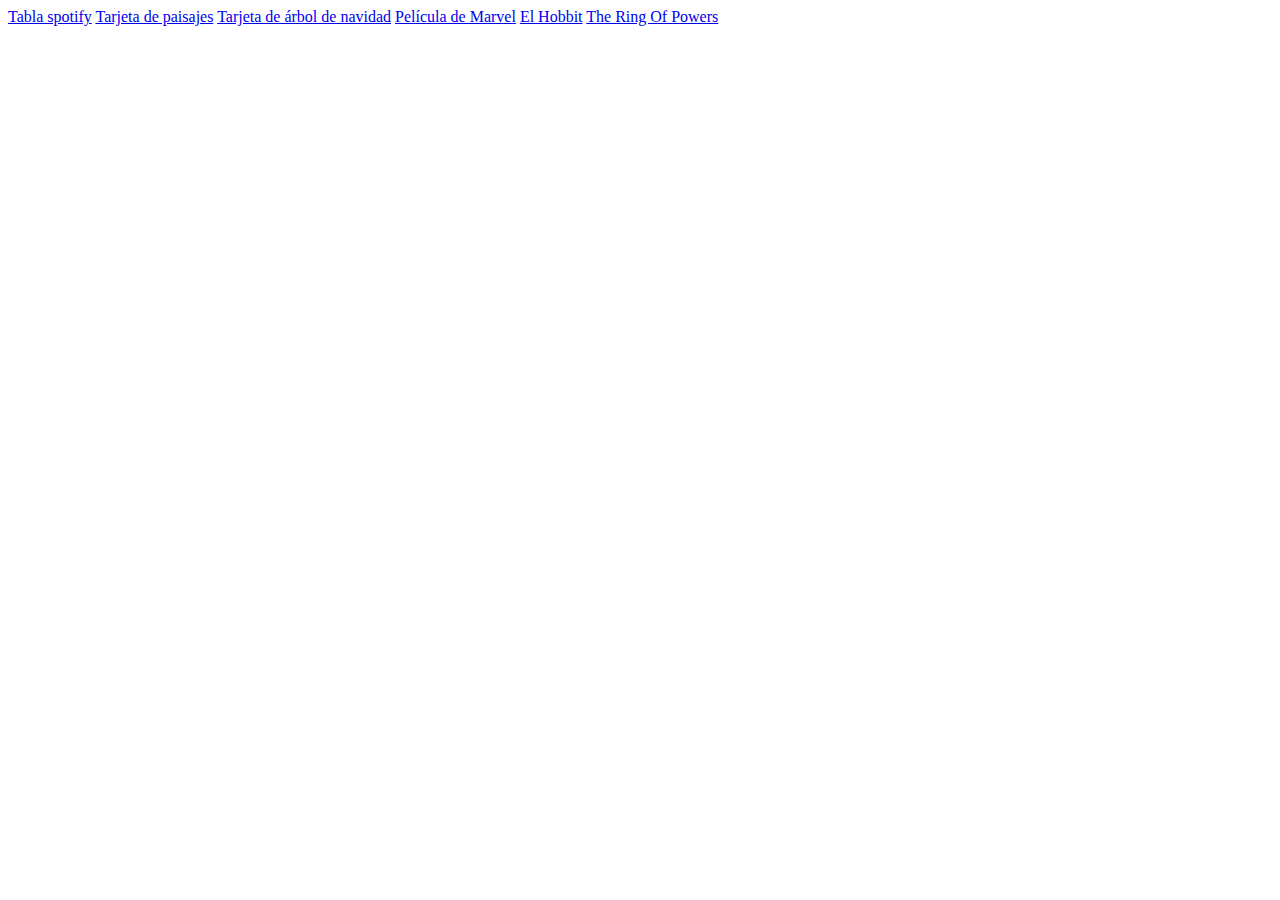
<file: index.html>
<!DOCTYPE html>
<html lang="en">
<head>
    <meta charset="UTF-8">
    <meta name="viewport" content="width=device-width, initial-scale=1.0">
    <title>Practicas de página web</title>
</head>
<body>
    <a href="1-TablaSpotify.html">Tabla spotify</a>
    <a href="2-CardPaisajes.html">Tarjeta de paisajes</a>
    <a href="3-Card_Christmas_Tree.html">Tarjeta de árbol de navidad</a>
    <a href="4-Marvel_promo_film.html">Película de Marvel</a>
    <a href="5-El_Hobbit.html">El Hobbit</a>
    <a href="6-The_Ring_Of_Powers.html">The Ring Of Powers</a>
    
</body>
</html>
</file>
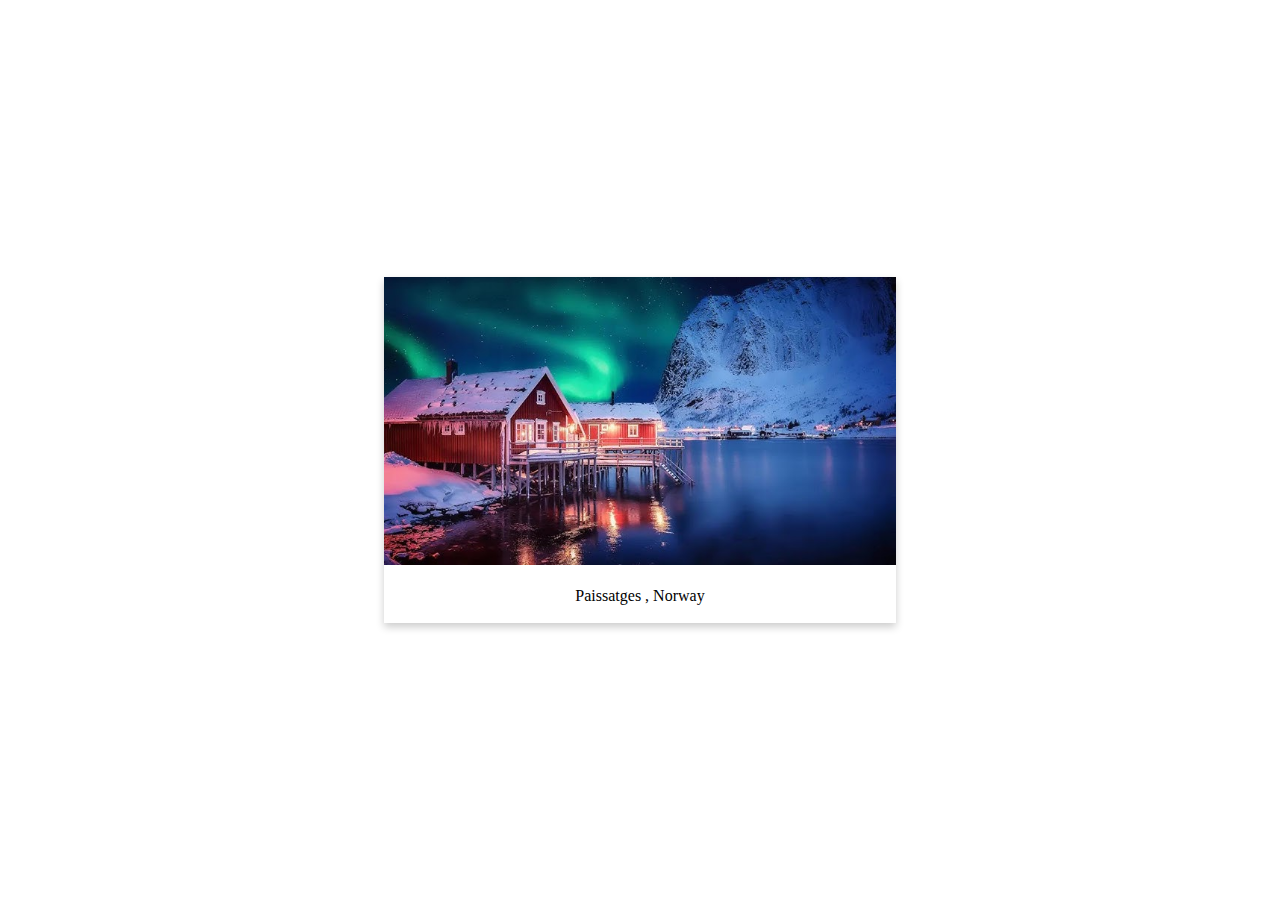
<file: 2-CardPaisajes.html>
<!DOCTYPE html>
<html lang="en">
  <head>
    <meta charset="UTF-8" />
    <meta name="viewport" content="width=device-width, initial-scale=1.0" />
    <title>Card Paisajes</title>
    <link rel="stylesheet" href="css/2-Card_Paisajes.css">
  </head>
  <body>
    <div class="card">
      <img src="paisaje-img/paisaje.jpg" alt="paisaje" style="width: 100%" />
      <div class="container">
        <p>Paissatges , Norway</p>
      </div>
    </div>
  </body>
</html>
</file>
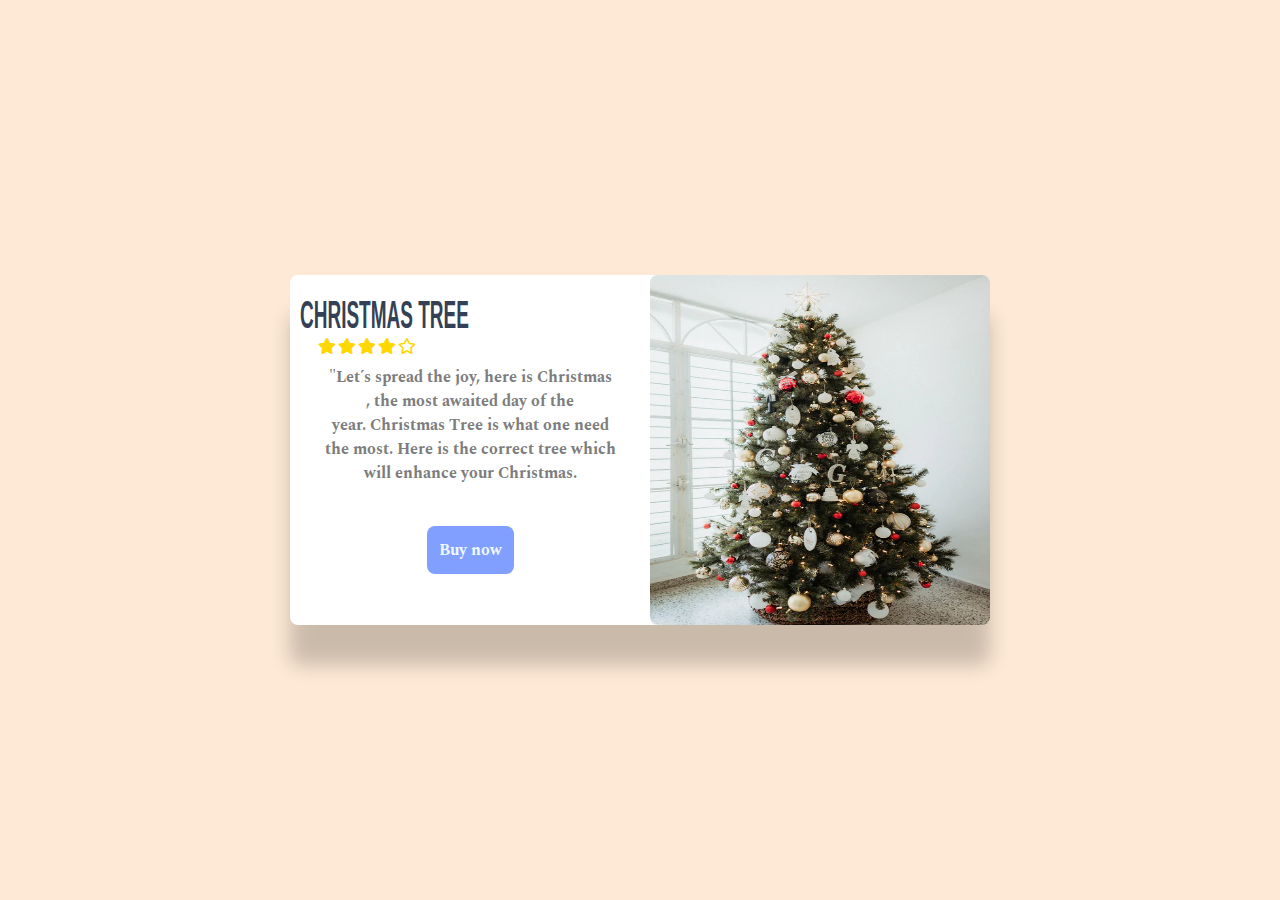
<file: 3-Card_Christmas_Tree.html>
<!DOCTYPE html>
<html lang="en">
  <head>
    <meta charset="UTF-8" />
    <meta name="viewport" content="width=device-width, initial-scale=1.0" />
    <title>Card Paisajes</title>
    <link href="https://cdnjs.cloudflare.com/ajax/libs/font-awesome/5.15.4/css/all.min.css" rel="stylesheet" />
    <link rel="stylesheet" href="css/3-Card_Christmas_Tree.css">
  </head>
  <body>
    <div class="card">
      <div class="container">
        <h1>CHRISTMAS TREE</h1>
        <div class="contedor-estrellas">
          <i class="fas fa-star"></i>
          <i class="fas fa-star"></i>
          <i class="fas fa-star"></i>
          <i class="fas fa-star"></i>
          <i class="far fa-star"></i>

        </div>
        <p>"Let´s spread the joy, here is Christmas</p>
        <p>, the most awaited day of the</p>
        <p>year. Christmas Tree is what one need</p>
        <p> the most. Here is the correct tree which </p>
        <p>will enhance your Christmas.</p>
        <div class="botton">
          <a href="">Buy now</a>
        </div>
      </div>
      <img src="ChristmasTree_img/Christmas_tree.png" alt="" />
    </div>
  </body>
</html>
</file>
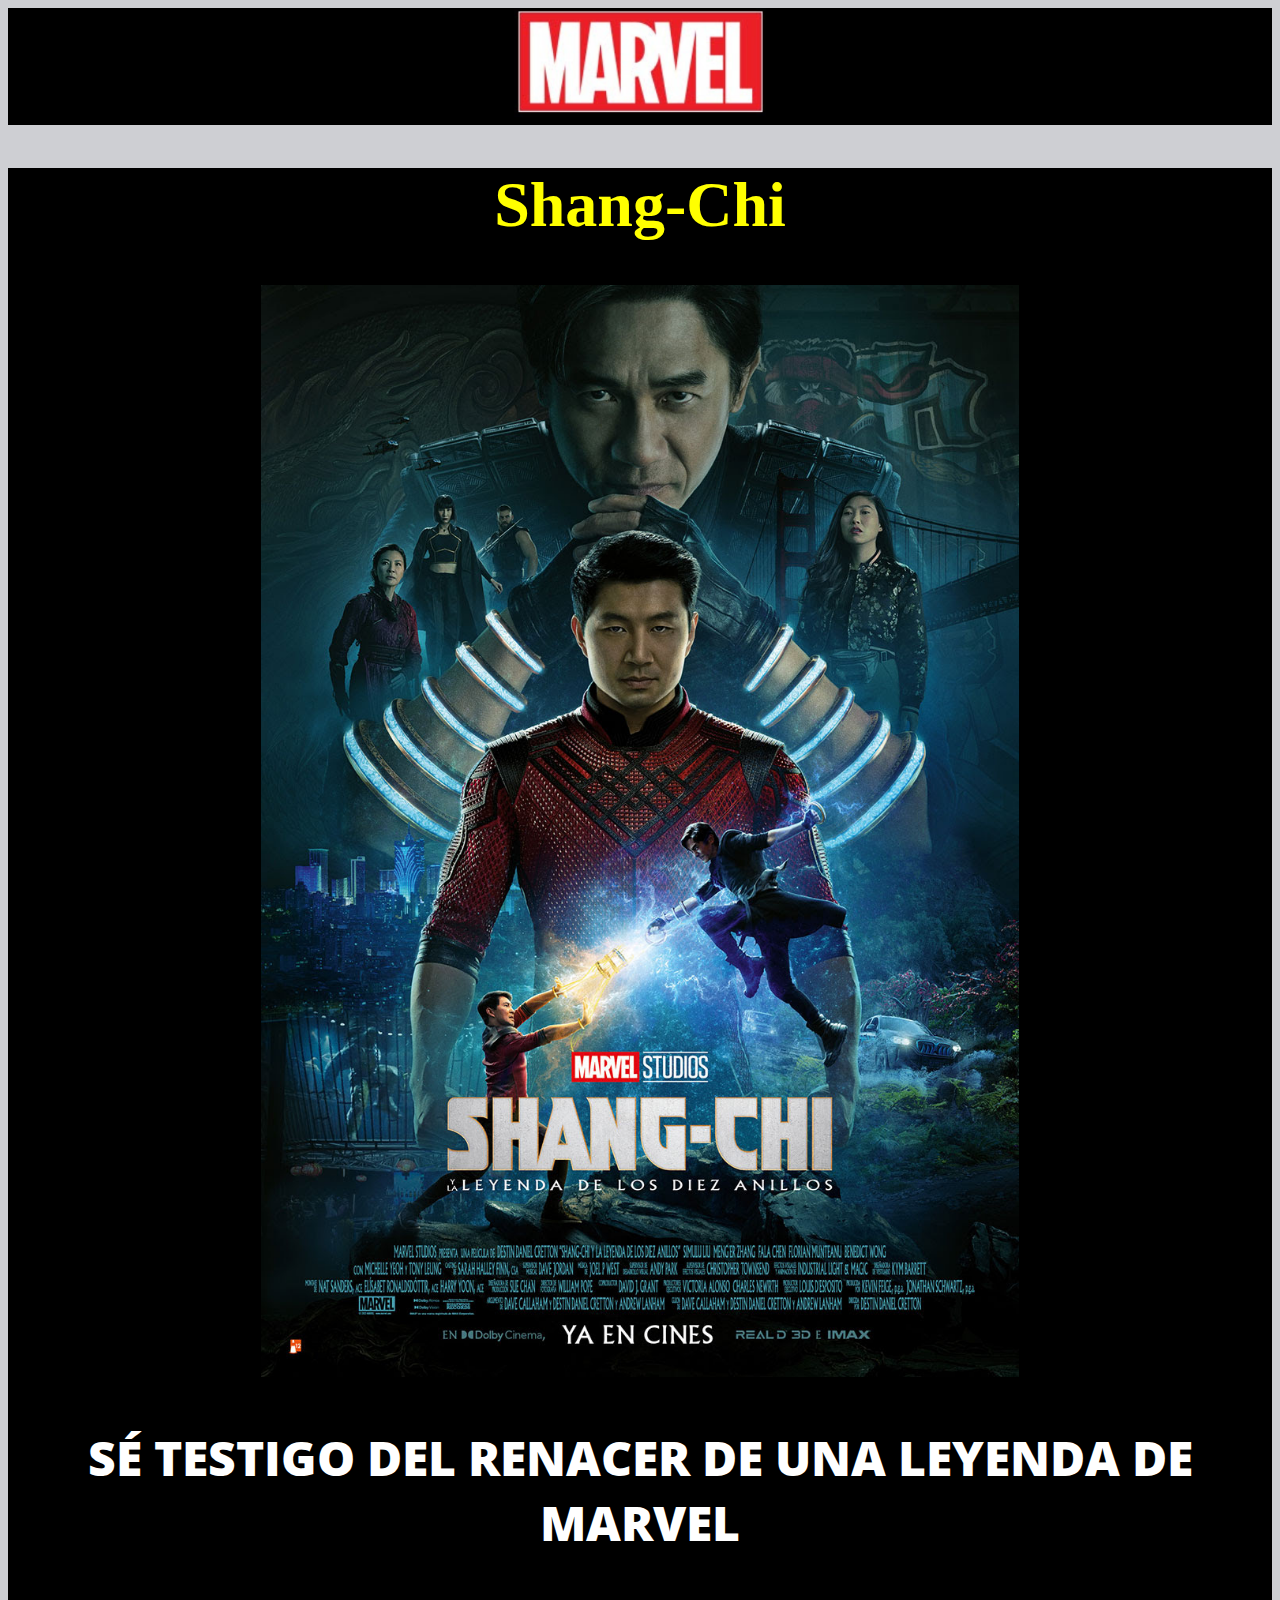
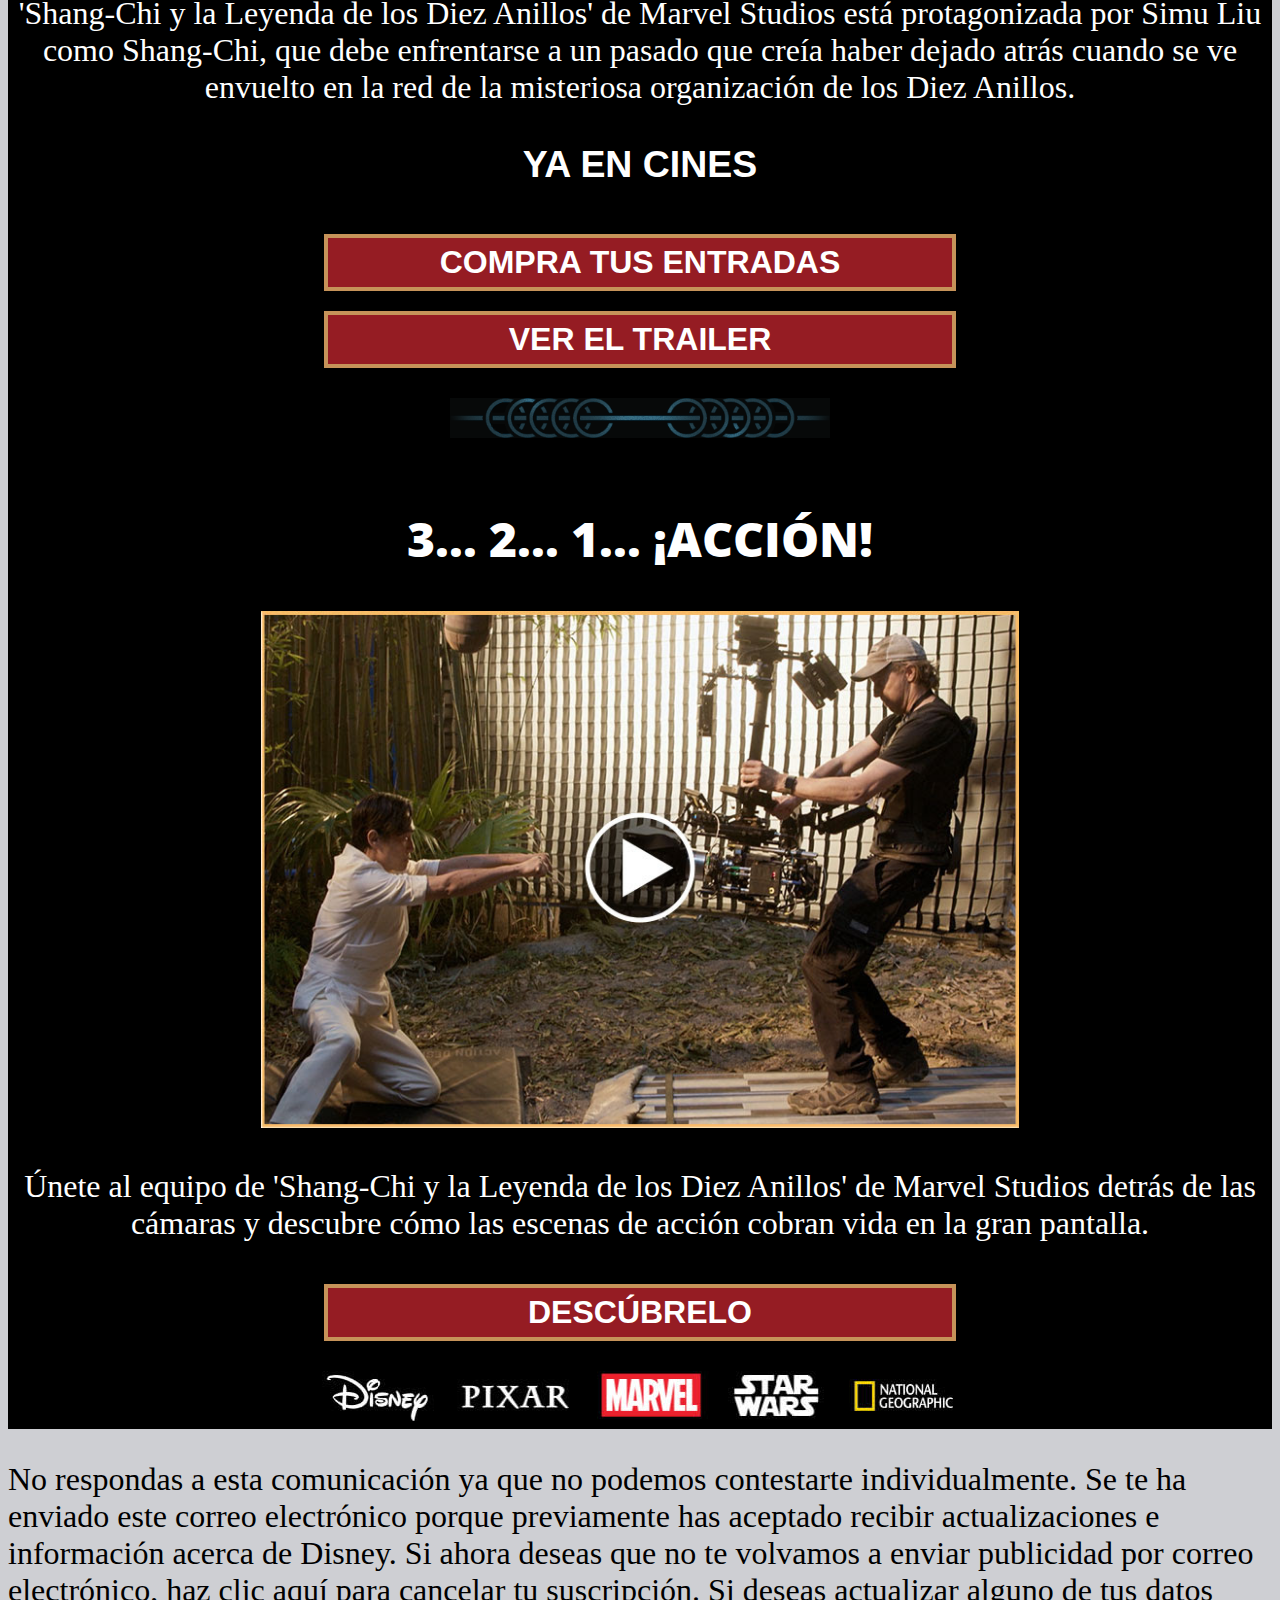
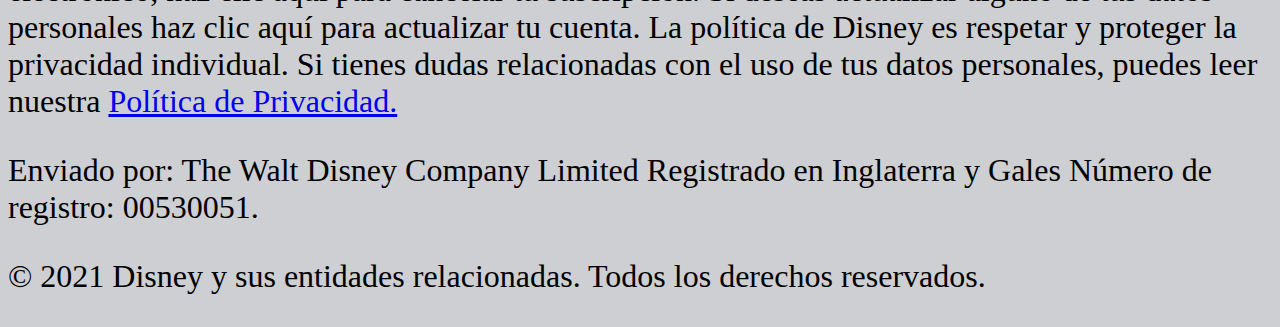
<file: 4-Marvel_promo_film.html>
<!DOCTYPE html>
<html lang="en">

<head>
    <meta charset="UTF-8">
    <meta http-equiv="X-UA-Compatible" content="IE=edge">
    <meta name="viewport" content="width=device-width, initial-scale=1.0">
    <title>Shang‑Chi Marvel</title>
    <link rel="stylesheet" href="css/4-Marvel_promo_film.css">
</head>

<body>

    <div id="page">
        <header>
            <img src="img/logo-marvel.png" width="20%" alt="logo de marvel">
        </header>

        <main>
            <h1>Shang‑Chi</h1>
            <img src="img/portada.jpg" width="60%" alt="">

            <h2>SÉ TESTIGO DEL RENACER DE UNA LEYENDA DE MARVEL</h2>

            <p class="info">
                'Shang‑Chi y la Leyenda de los Diez Anillos' de Marvel Studios está protagonizada por Simu Liu como
                Shang‑Chi, que debe enfrentarse a un pasado que creía haber dejado atrás cuando se ve envuelto en la red
                de
                la misteriosa organización de los Diez Anillos.
            </p>

            <h3>YA EN CINES</h3>

            <button>Compra tus entradas</button>
            <br />
            <button>Ver el trailer</button>
            <br />
            <img src="img/separation.png" width="30%" class="separation" alt="">

            <h2>3... 2... 1... ¡acción!</h2>
            <a href="https://www.youtube.com/watch?v=UFN0eEFzsFY" target="_blank">
                <img src="img/film.jpg" width="60%" alt="">
            </a>

            <p class="info">
                Únete al equipo de 'Shang‑Chi y la Leyenda de los Diez Anillos' de Marvel Studios detrás de las cámaras
                y descubre cómo las escenas de acción cobran vida en la gran pantalla.
            </p>

            <button>Descúbrelo</button>

        </main>

        <section id="logos">
            <img src="img/disney-logo.jpg" alt="" />
            <img src="img/pixar-logo.jpg" alt="" />
            <img src="img/marvel-footer-logo.jpg" alt="" />
            <img src="img/starwars-logo.jpg" alt="" />
            <img src="img/nacional-geographic-logo.jpg" alt="" />
        </section>

        <footer>
            <p> No respondas a esta comunicación ya que no podemos contestarte individualmente. Se te ha enviado este
                correo
                electrónico porque previamente has aceptado recibir actualizaciones e información acerca de Disney. Si
                ahora
                deseas que no te volvamos a enviar publicidad por correo electrónico, haz clic aquí para cancelar tu
                suscripción. Si deseas actualizar alguno de tus datos personales haz clic aquí para actualizar tu
                cuenta. La
                política de Disney es respetar y proteger la privacidad individual. Si tienes dudas relacionadas con el
                uso
                de tus datos personales, puedes leer nuestra <a
                    href="https://privacy.thewaltdisneycompany.com/es-es/politica-de-privacidad/">Política de
                    Privacidad.</a></p>

            <p> Enviado por: The Walt Disney Company Limited Registrado en Inglaterra y Gales Número de registro:
                00530051.</p>

            <p> © 2021 Disney y sus entidades relacionadas. Todos los derechos reservados. </p>
        </footer>

    </div>




</body>

</html>
</file>
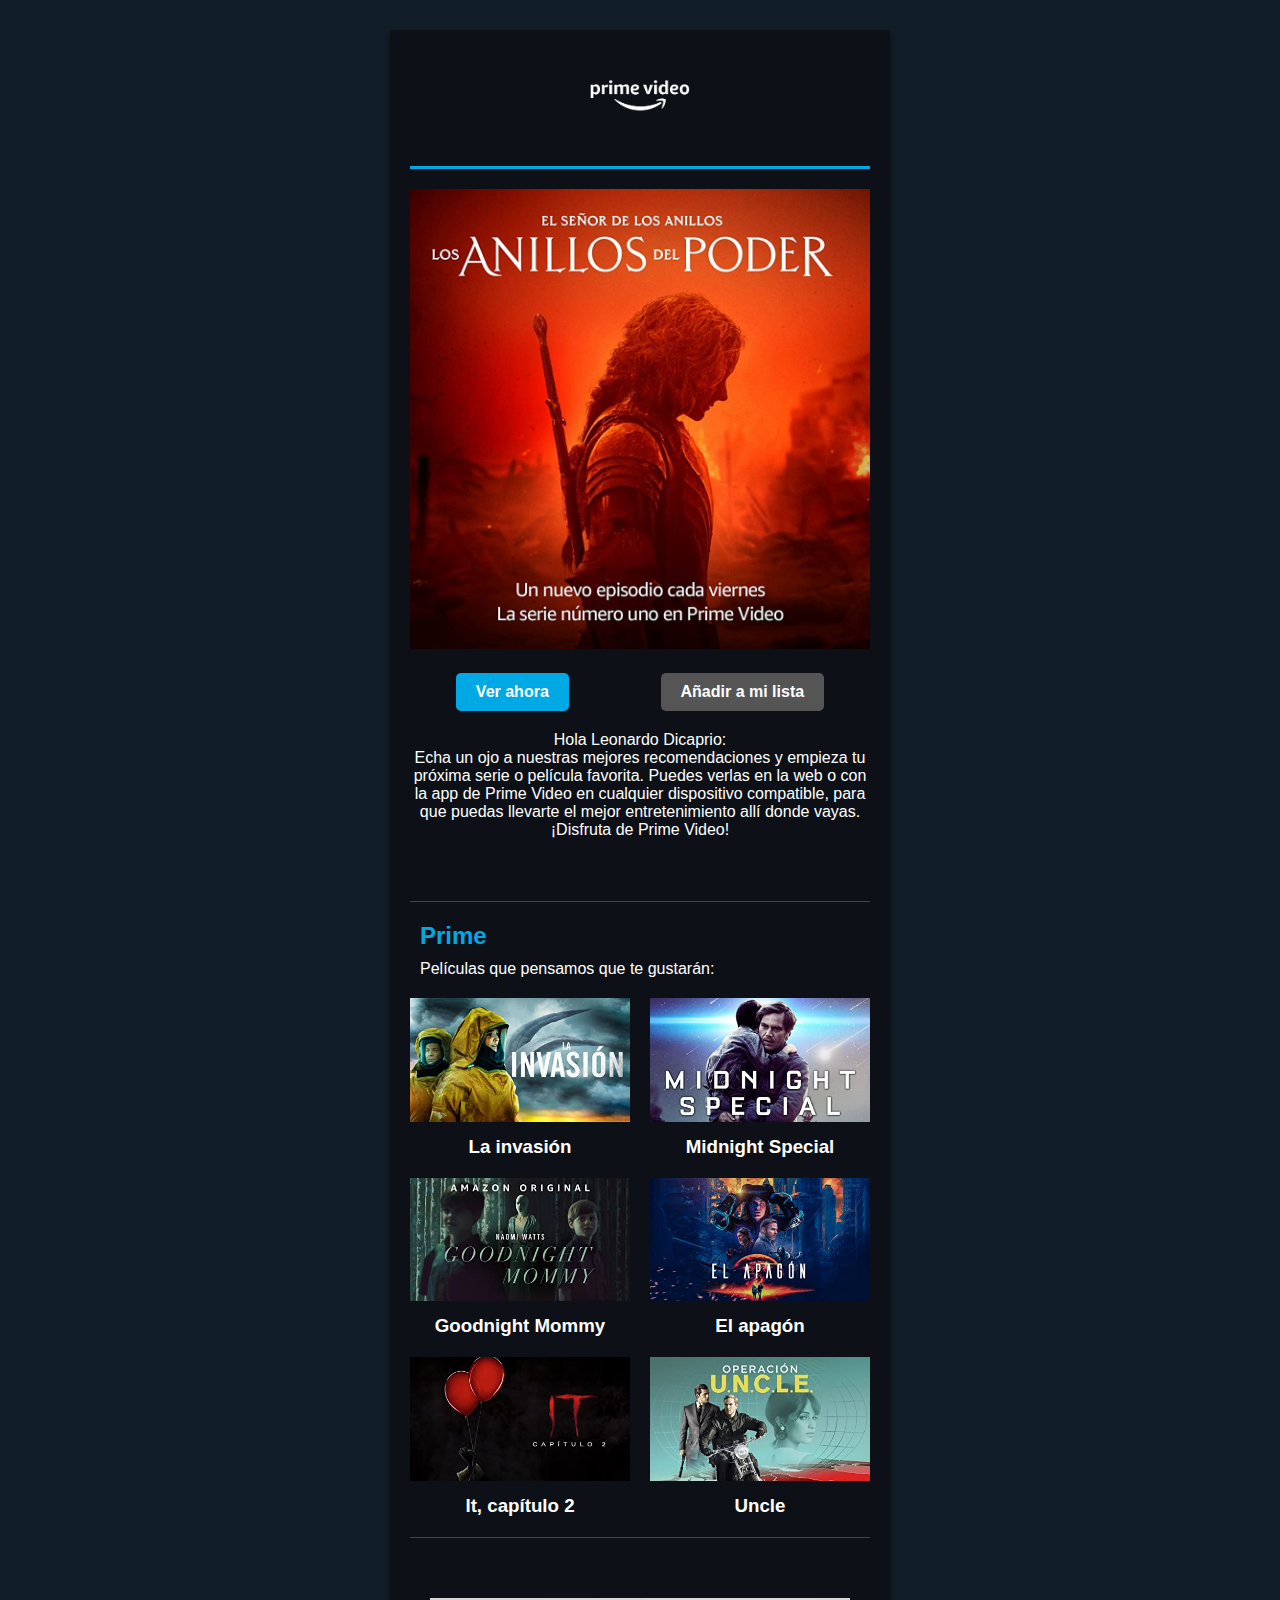
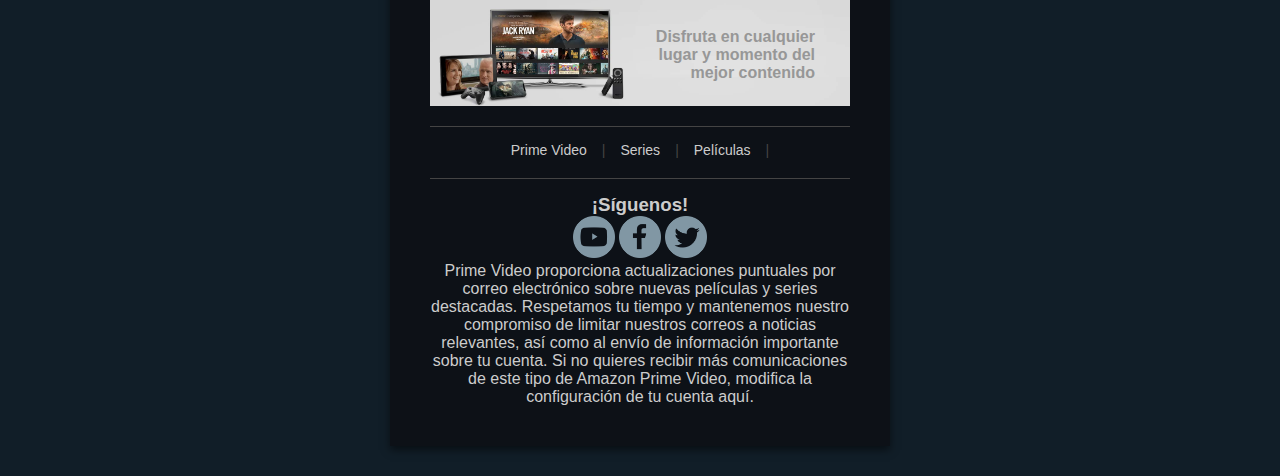
<file: 6-The_Ring_Of_Powers.html>
<!DOCTYPE html>
<html lang="es">
  <head>
    <meta charset="UTF-8" />
    <meta name="viewport" content="width=device-width, initial-scale=1.0" />
    <title>Señor de los Anillos</title>
    <link
      rel="stylesheet"
      href="https://cdnjs.cloudflare.com/ajax/libs/font-awesome/6.0.0-beta3/css/all.min.css"
      integrity="sha384-k6RqeWeci5ZR/Lv4MR0sA0FfDOM3zk4fuGELz8FPj49AXVuvpviBbF0YS"
      crossorigin="anonymous"
    />
    <link rel="stylesheet" href="css/6-The_Ring_Of_Powers.css" />
  </head>
  <body>
    <div class="main-container">
      <div class="container">
        <header>
          <img src="img/Amazon/logo.png" alt="Logo de Amazon Prime" />
        </header>
        <hr class="header" />

        <div class="image-container">
          <img src="img/Amazon/portada.jpg" alt="Portada" />
        </div>

        <div class="buttons-container">
          <a href="#" class="blue">Ver ahora</a>
          <a href="#" class="gray">Añadir a mi lista</a>
        </div>

        <div class="bienvenida">
          <p>
            Hola Leonardo Dicaprio: 
            <p>Echa un ojo a nuestras mejores recomendaciones
              y empieza tu próxima serie o película favorita. Puedes verlas en la
              web o con la app de Prime Video en cualquier dispositivo compatible,
              para que puedas llevarte el mejor entretenimiento allí donde vayas.
              ¡Disfruta de Prime Video!</p>
          </p>
        </div>
        

        <hr />

        <h1 class="section-title">Prime</h1>
        <p style="margin-bottom: 20px; padding-left: 10px">
          Películas que pensamos que te gustarán:
        </p>

        <div class="movie-gallery">
          <div class="movie-item">
            <img src="img/Amazon/film-1.jpg" alt="Película 1" />
            <h3>La invasión</h3>
          </div>
          <div class="movie-item">
            <img src="img/Amazon/film-2.jpg" alt="Película 2" />
            <h3>Midnight Special</h3>
          </div>
          <div class="movie-item">
            <img src="img/Amazon/film-3.jpg" alt="Película 3" />
            <h3>Goodnight Mommy</h3>
          </div>
          <div class="movie-item">
            <img src="img/Amazon/film-4.jpg" alt="Película 4" />
            <h3>El apagón</h3>
          </div>
          <div class="movie-item">
            <img src="img/Amazon/film-5.jpg" alt="Película 5" />
            <h3>It, capítulo 2</h3>
          </div>
          <div class="movie-item">
            <img src="img/Amazon/film-6.jpg" alt="Película 6" />
            <h3>Uncle</h3>
          </div>
        </div>

        <hr />

        <footer>
          <div class="image-text-container">
            <img
              src="img/Amazon/watch.jpg"
              alt="Disfruta contenido en cualquier lugar"
            />
            <div class="floating-text-footer">
              Disfruta en cualquier lugar y momento del mejor contenido
            </div>
          </div>
          <hr class="divider" />
          <nav>
            <a href="#">Prime Video</a>
            <a href="#">Series</a>
            <a href="#">Películas</a>
          </nav>
          <hr class="divider" />

          <h3>¡Síguenos!</h3>

          <div class="social-icons">
            <img src="img/Amazon/youtube.png" alt="" />

            <img src="img/Amazon/facebook.png" alt="" />

            <img src="img/Amazon/twiter.png" alt="" />
          </div>
          <p>
            Prime Video proporciona actualizaciones puntuales por correo
            electrónico sobre nuevas películas y series destacadas. Respetamos
            tu tiempo y mantenemos nuestro compromiso de limitar nuestros
            correos a noticias relevantes, así como al envío de información
            importante sobre tu cuenta. Si no quieres recibir más comunicaciones
            de este tipo de Amazon Prime Video, modifica la configuración de tu
            cuenta aquí.
          </p>
        </footer>
      </div>
    </div>
  </body>
</html>
</file>
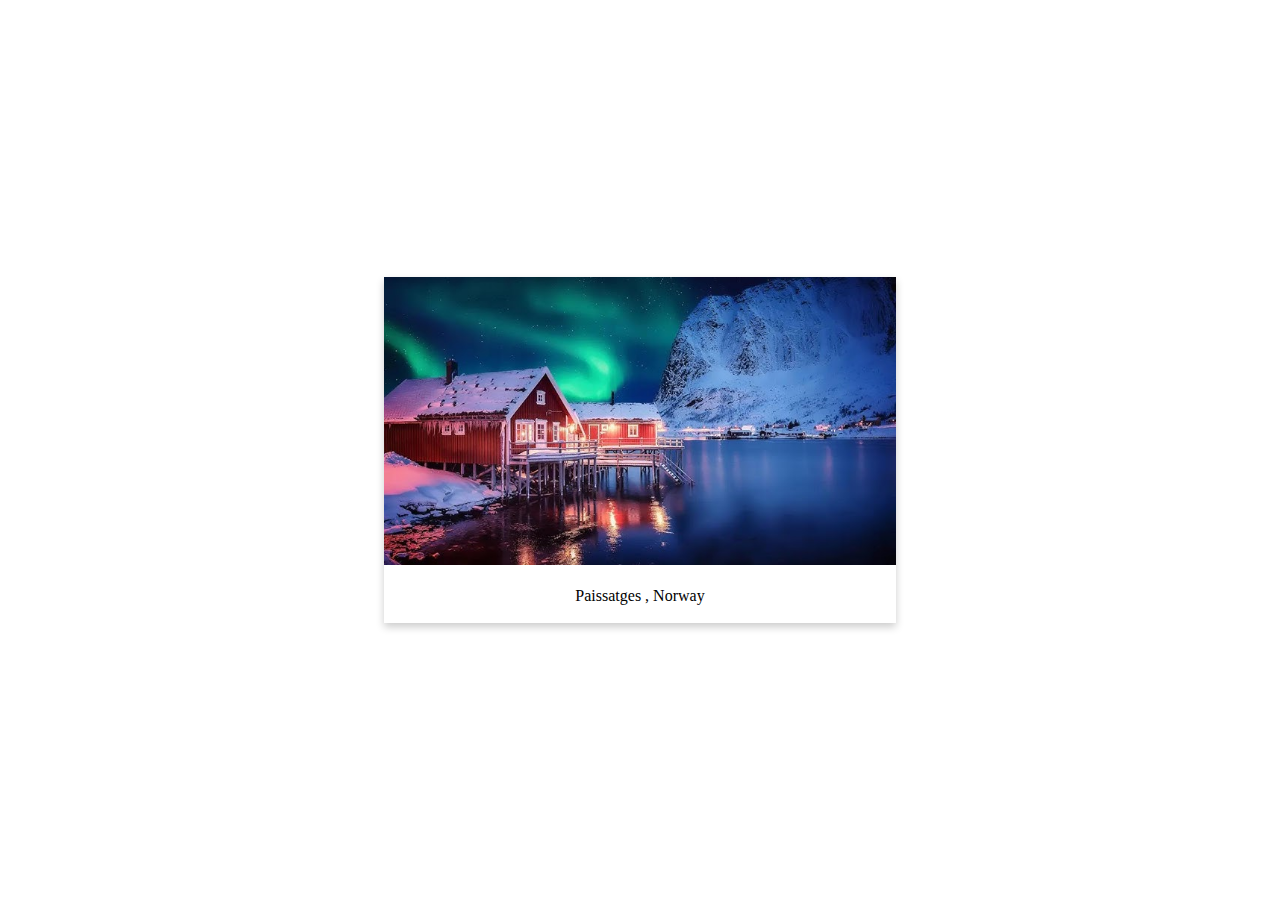
<file: CardPaisajes.html>
<!DOCTYPE html>
<html lang="en">
  <head>
    <meta charset="UTF-8" />
    <meta name="viewport" content="width=device-width, initial-scale=1.0" />
    <title>Card Paisajes</title>
    <style>
       
       body {
        display: flex;
        justify-content: center;
        align-items: center;
        height: 100vh;
        margin: 0;
      }
      
      .card {
        box-shadow: 0 4px 8px 0 rgba(0, 0, 0, 0.2);
        transition: 0.3s;
        width: 40%;
      }

      .card:hover {
        box-shadow: 0 8px 16px 0 rgba(0, 0, 0, 0.2);
      }

      .container {
        padding: 2px 16px;
        text-align: center;
      }
    </style>
  </head>
  <body>
    <div class="card">
      <img src="paisaje-img/paisaje.jpg" alt="paisaje" style="width: 100%" />
      <div class="container">
        <p>Paissatges , Norway</p>
      </div>
    </div>
  </body>
</html>
</file>
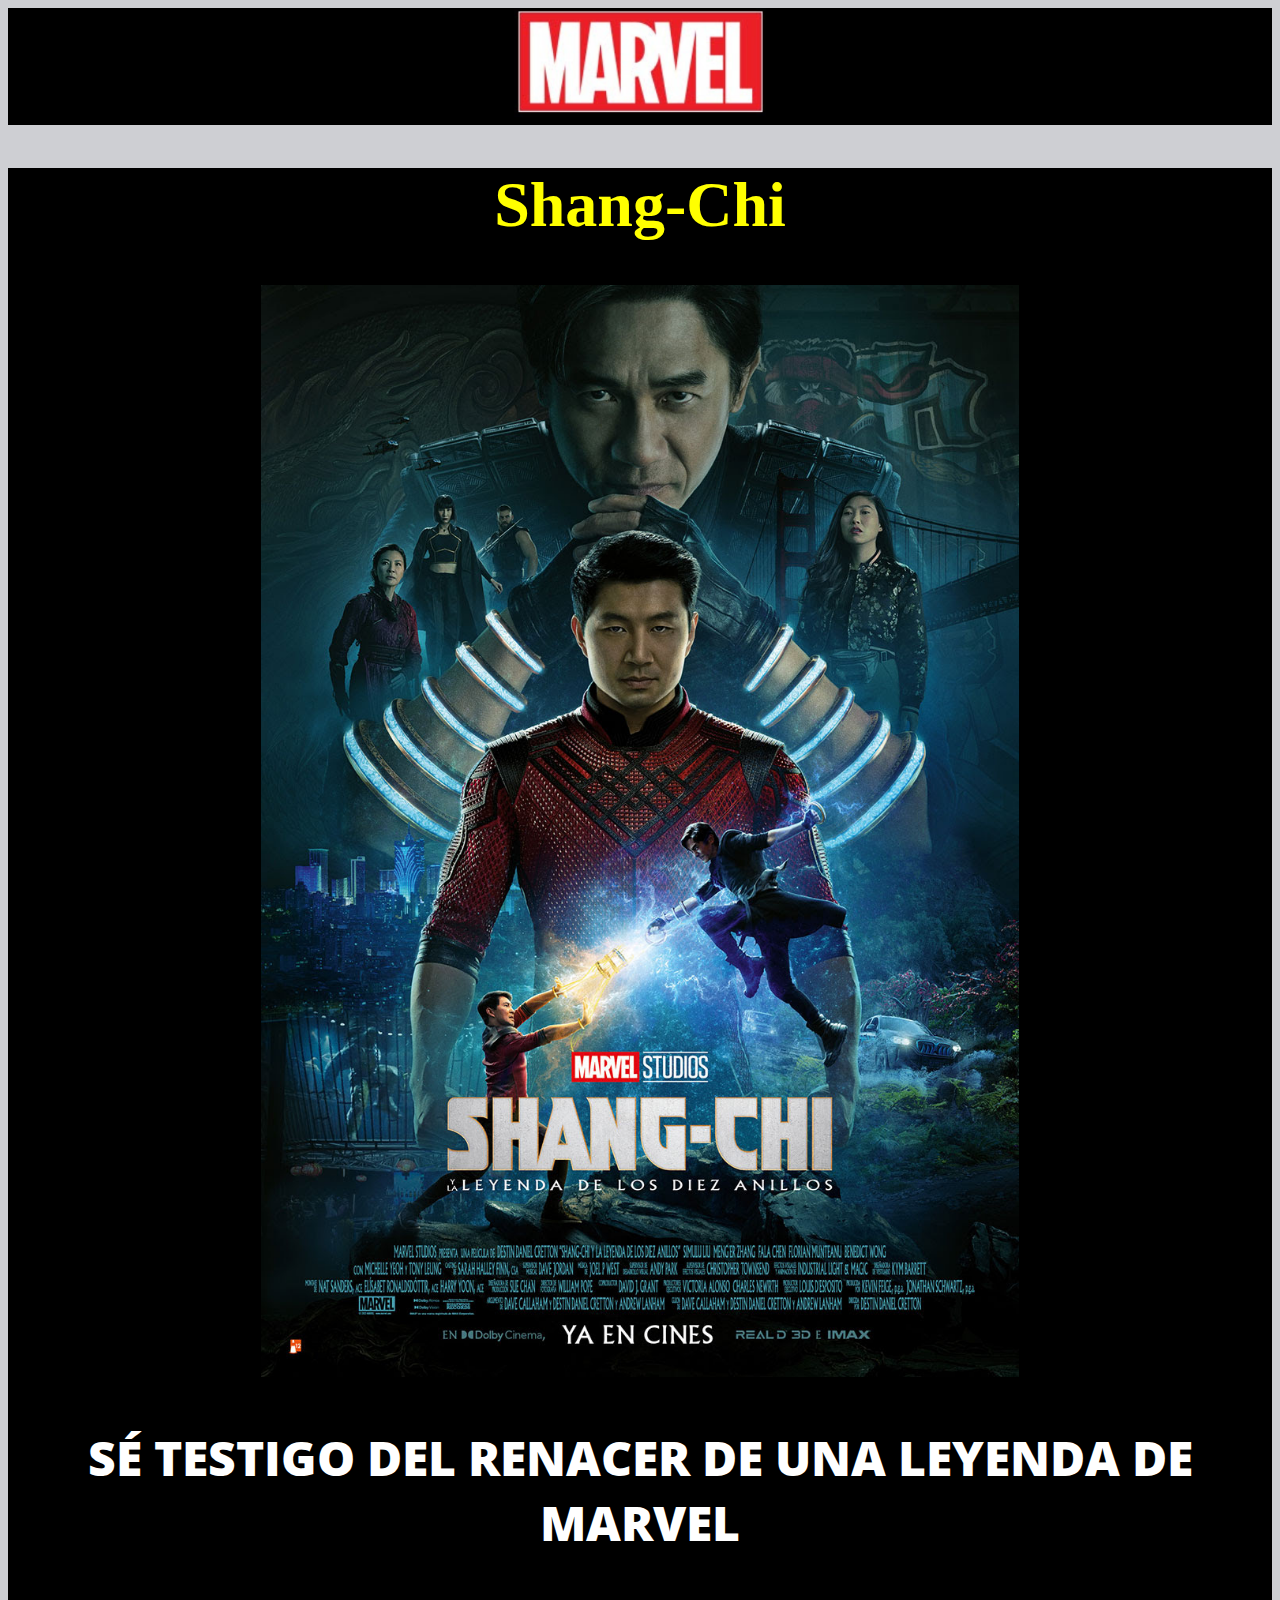
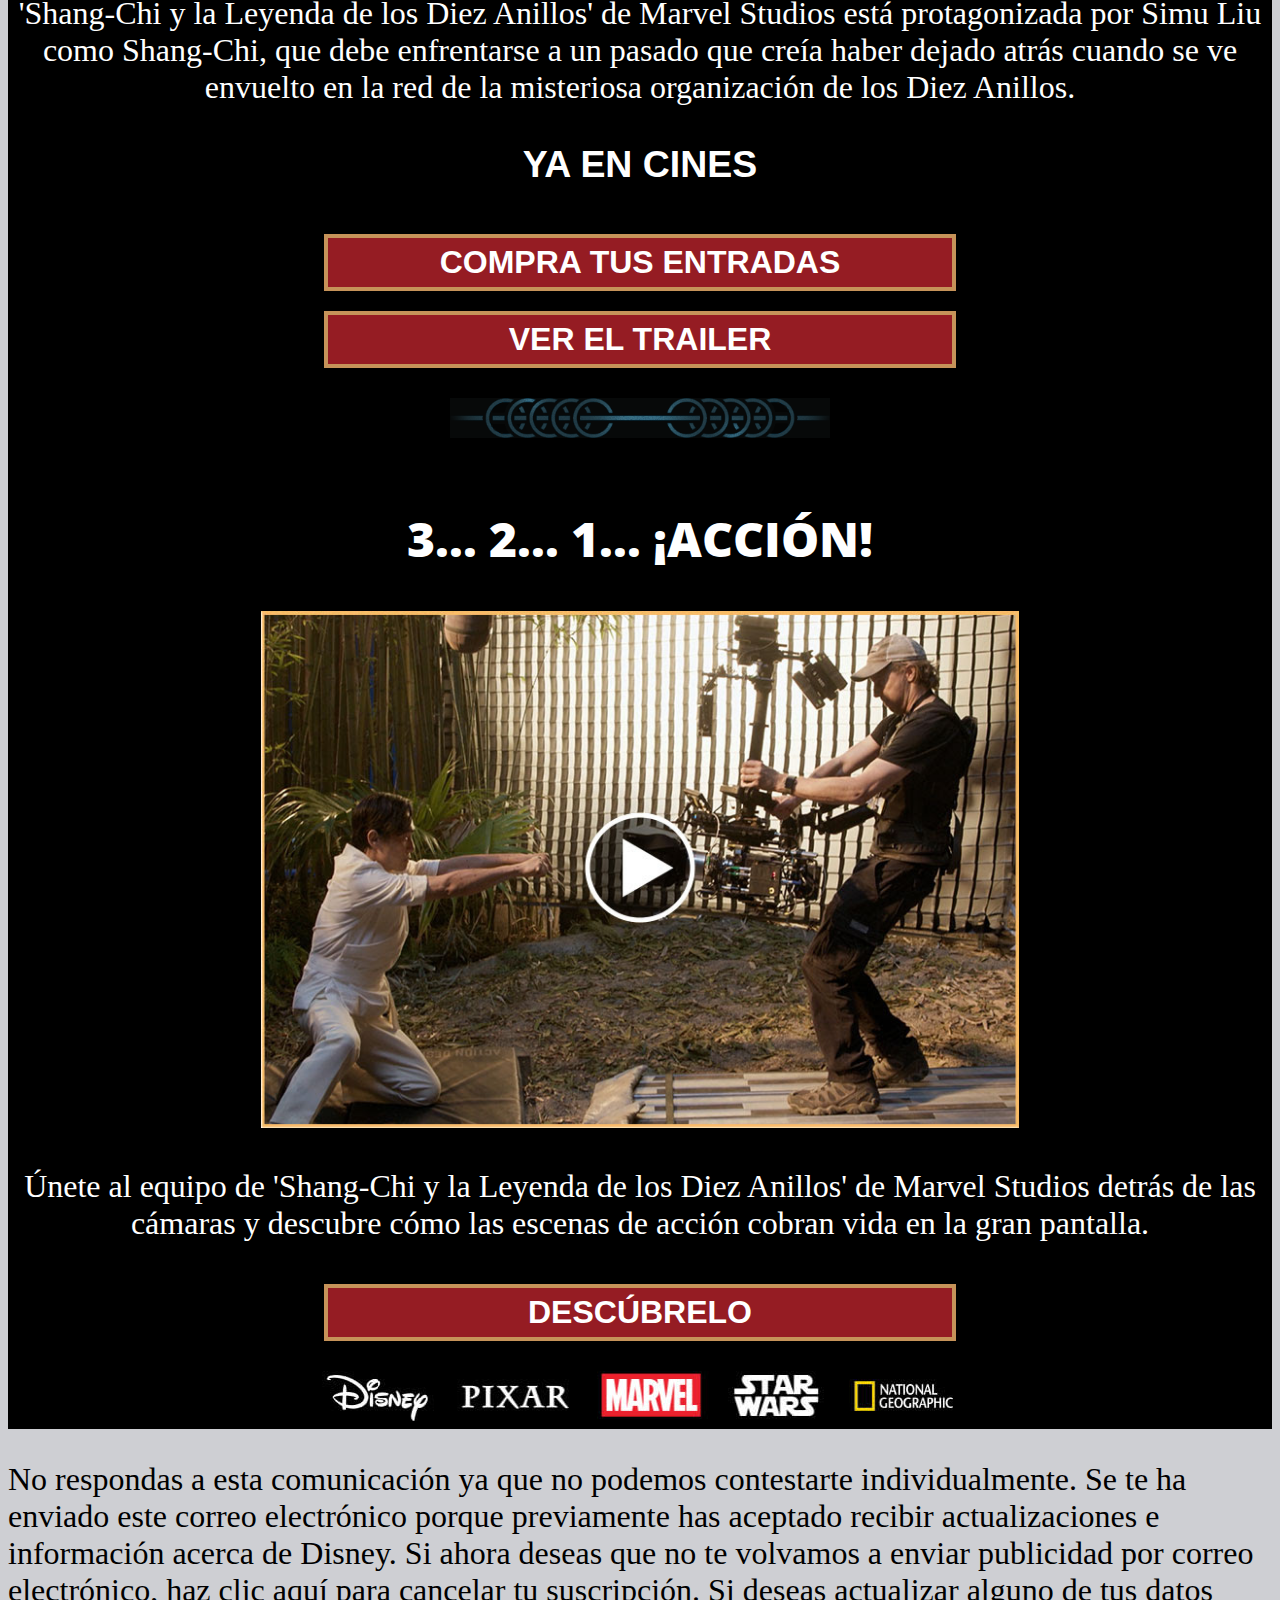
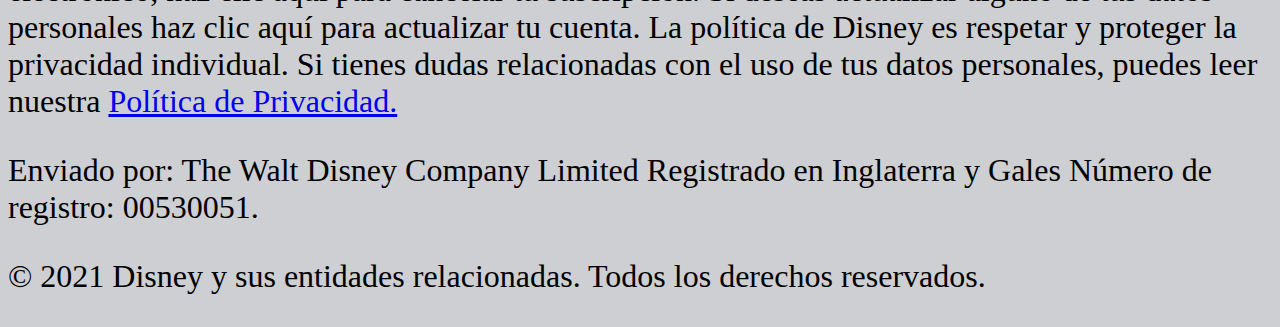
<file: Marvel_promo_film.html>
<!DOCTYPE html>
<html lang="en">

<head>
    <meta charset="UTF-8">
    <meta http-equiv="X-UA-Compatible" content="IE=edge">
    <meta name="viewport" content="width=device-width, initial-scale=1.0">
    <title>Shang‑Chi Marvel</title>
    <link rel="stylesheet" href="css/styles.css">
</head>

<body>

    <div id="page">
        <header>
            <img src="img/logo-marvel.png" width="20%" alt="logo de marvel">
        </header>

        <main>
            <h1>Shang‑Chi</h1>
            <img src="img/portada.jpg" width="60%" alt="">

            <h2>SÉ TESTIGO DEL RENACER DE UNA LEYENDA DE MARVEL</h2>

            <p class="info">
                'Shang‑Chi y la Leyenda de los Diez Anillos' de Marvel Studios está protagonizada por Simu Liu como
                Shang‑Chi, que debe enfrentarse a un pasado que creía haber dejado atrás cuando se ve envuelto en la red
                de
                la misteriosa organización de los Diez Anillos.
            </p>

            <h3>YA EN CINES</h3>

            <button>Compra tus entradas</button>
            <br />
            <button>Ver el trailer</button>
            <br />
            <img src="img/separation.png" width="30%" class="separation" alt="">

            <h2>3... 2... 1... ¡acción!</h2>
            <a href="https://www.youtube.com/watch?v=UFN0eEFzsFY" target="_blank">
                <img src="img/film.jpg" width="60%" alt="">
            </a>

            <p class="info">
                Únete al equipo de 'Shang‑Chi y la Leyenda de los Diez Anillos' de Marvel Studios detrás de las cámaras
                y descubre cómo las escenas de acción cobran vida en la gran pantalla.
            </p>

            <button>Descúbrelo</button>

        </main>

        <section id="logos">
            <img src="img/disney-logo.jpg" alt="" />
            <img src="img/pixar-logo.jpg" alt="" />
            <img src="img/marvel-footer-logo.jpg" alt="" />
            <img src="img/starwars-logo.jpg" alt="" />
            <img src="img/nacional-geographic-logo.jpg" alt="" />
        </section>

        <footer>
            <p> No respondas a esta comunicación ya que no podemos contestarte individualmente. Se te ha enviado este
                correo
                electrónico porque previamente has aceptado recibir actualizaciones e información acerca de Disney. Si
                ahora
                deseas que no te volvamos a enviar publicidad por correo electrónico, haz clic aquí para cancelar tu
                suscripción. Si deseas actualizar alguno de tus datos personales haz clic aquí para actualizar tu
                cuenta. La
                política de Disney es respetar y proteger la privacidad individual. Si tienes dudas relacionadas con el
                uso
                de tus datos personales, puedes leer nuestra <a
                    href="https://privacy.thewaltdisneycompany.com/es-es/politica-de-privacidad/">Política de
                    Privacidad.</a></p>

            <p> Enviado por: The Walt Disney Company Limited Registrado en Inglaterra y Gales Número de registro:
                00530051.</p>

            <p> © 2021 Disney y sus entidades relacionadas. Todos los derechos reservados. </p>
        </footer>

    </div>




</body>

</html>
</file>
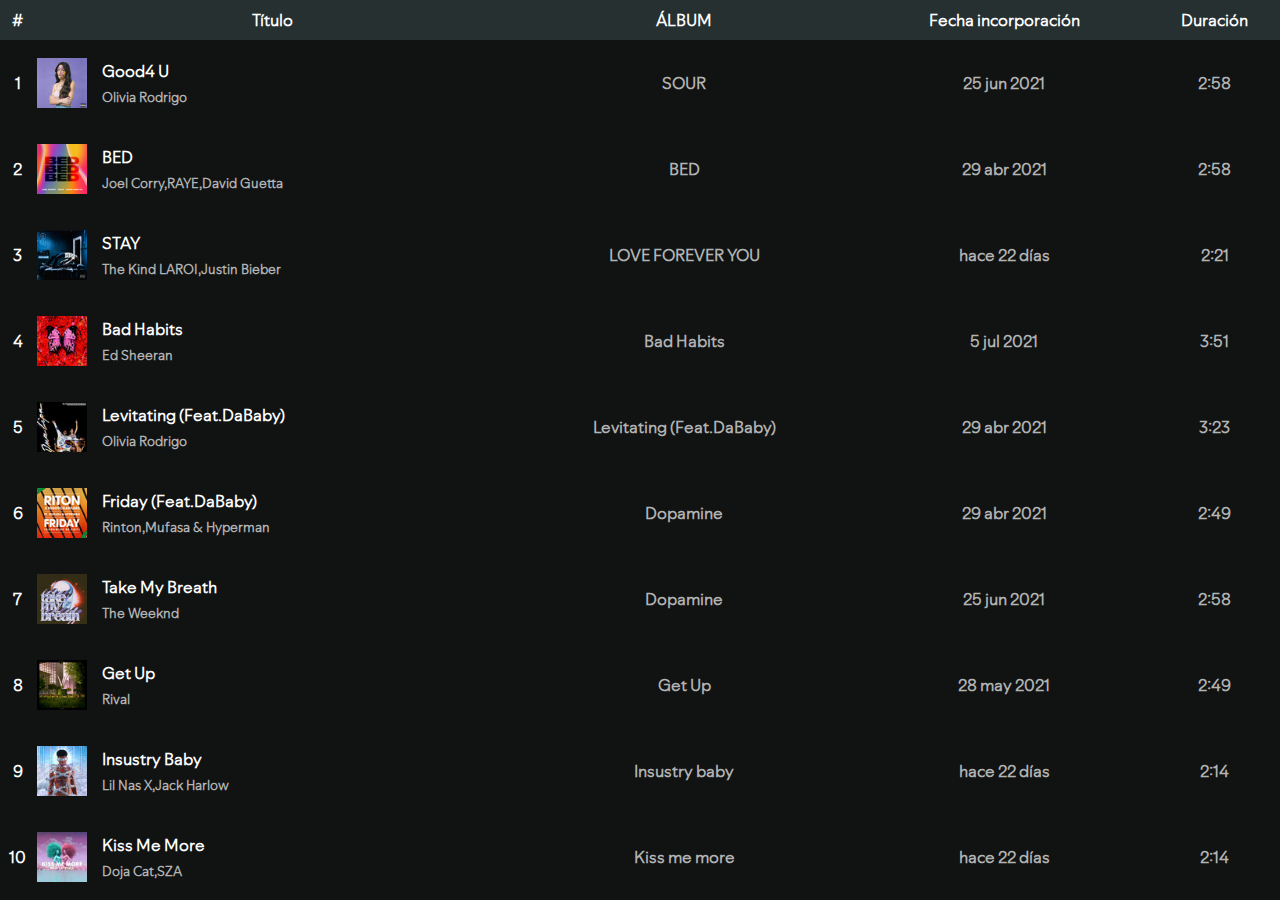
<file: TablaSpotify.html>
<!DOCTYPE html>
<html lang="en">
  <head>
    <meta charset="UTF-8" />
    <meta name="viewport" content="width=device-width, initial-scale=1.0" />
    <title>Spotify</title>
    <link rel="shortcut icon" href="https://m.media-amazon.com/images/I/51rttY7a+9L.png" />


    
    <style>
      @font-face {
        font-family: Spotify Mix;
        src: url(fonts/SpotifyMix-Light.ttf);
      }
      body {
        background-color: #111313;
        font-family: Spotify Mix;
        margin: 0;

      }

      table {
        height: 100vh;
        width: 100vw;
        background-color: #111313;
        color: #b3b3b3;
        border-collapse: collapse;
        text-align: center;
        font-weight: bold;
      }

      .informacion {
        background-color: #092424;
      }

      .album-content,
      .id,
      .informacion {
        color: #ffffff;
      }
      .artist {
        font-size: 80%;
        color: #b3b3b3;
      }

      .album-info {
        display: flex;
        align-items: center;
      }

      .album-info img {
        width: 50px;
        margin-right: 15px;
      }
      .title {
        padding-bottom: 7px;
      }

      .album-details {
        display: flex;
        flex-direction: column; /* indicar a flex la direccion la organización*/
        justify-content: center;
        text-align: left;
      }

      tr:hover {
        background-color: #273030;
      }
    </style>
  </head>
  <body>
    <table>
      <tr class="informacion">
        <th>#</th>
        <th>Título</th>
        <th>ÁLBUM</th>
        <th>Fecha incorporación</th>
        <th>Duración</th>
      </tr>

      <tr>
        <td class="id">1</td>
        <td class="album-content">
          <div class="album-info">
            <img src="spotify-img-start/album1.jpg" alt="Imagen" />
            <div class="album-details">
              <div class="title">Good4 U</div>
              <div class="artist">Olivia Rodrigo</div>
            </div>
          </div>
        </td>
        <td>SOUR</td>
        <td>25 jun 2021</td>
        <td>2:58</td>
      </tr>

      <tr>
        <td class="id">2</td>
        <td class="album-content">
          <div class="album-info">
            <img src="spotify-img-start/album2.jpg" alt="Imagen" />
            <div class="album-details">
              <div class="title">BED</div>
              <div class="artist">Joel Corry,RAYE,David Guetta</div>
            </div>
          </div>
        </td>
        <td>BED</td>
        <td>29 abr 2021</td>
        <td>2:58</td>
      </tr>
      <tr>
        <td class="id">3</td>
        <td class="album-content">
          <div class="album-info">
            <img src="spotify-img-start/album3.jpg" alt="Imagen" />
            <div class="album-details">
              <div class="title">STAY</div>
              <div class="artist">The Kind LAROI,Justin Bieber</div>
            </div>
          </div>
        </td>
        <td>LOVE FOREVER YOU</td>
        <td>hace 22 días</td>
        <td>2:21</td>
      </tr>
      <tr>
        <td class="id">4</td>
        <td class="album-content">
          <div class="album-info">
            <img src="spotify-img-start/album4.jpg" alt="Imagen" />
            <div class="album-details">
              <div class="title">Bad Habits</div>
              <div class="artist">Ed Sheeran</div>
            </div>
          </div>
        </td>
        <td>Bad Habits</td>
        <td>5 jul 2021</td>
        <td>3:51</td>
      </tr>
      <tr>
        <td class="id">5</td>
        <td class="album-content">
          <div class="album-info">
            <img src="spotify-img-start/album5.jpg" alt="Imagen" />
            <div class="album-details">
              <div class="title">Levitating (Feat.DaBaby)</div>
              <div class="artist">Olivia Rodrigo</div>
            </div>
          </div>
        </td>
        <td>Levitating (Feat.DaBaby)</td>
        <td>29 abr 2021</td>
        <td>3:23</td>
      </tr>
      <tr>
        <td class="id">6</td>
        <td class="album-content">
          <div class="album-info">
            <img src="spotify-img-start/album6.jpg" alt="Imagen" />
            <div class="album-details">
              <div class="title">Friday (Feat.DaBaby)</div>
              <div class="artist">Rinton,Mufasa & Hyperman</div>
            </div>
          </div>
        </td>
        <td>Dopamine</td>
        <td>29 abr 2021</td>
        <td>2:49</td>
      </tr>

      <tr>
        <td class="id">7</td>
        <td class="album-content">
          <div class="album-info">
            <img src="spotify-img-start/album7.jpg" alt="Imagen" />
            <div class="album-details">
              <div class="title">Take My Breath</div>
              <div class="artist">The Weeknd</div>
            </div>
          </div>
        </td>
        <td>Dopamine</td>
        <td>25 jun 2021</td>
        <td>2:58</td>
      </tr>
      <tr>
        <td class="id">8</td>
        <td class="album-content">
          <div class="album-info">
            <img src="spotify-img-start/album8.jpg" alt="Imagen" />
            <div class="album-details">
              <div class="title">Get Up</div>
              <div class="artist">Rival</div>
            </div>
          </div>
        </td>
        <td>Get Up</td>
        <td>28 may 2021</td>
        <td>2:49</td>
      </tr>
      <tr>
        <td class="id">9</td>
        <td class="album-content">
          <div class="album-info">
            <img src="spotify-img-start/album9.jpg" alt="Imagen" />
            <div class="album-details">
              <div class="title">Insustry Baby</div>
              <div class="artist">Lil Nas X,Jack Harlow</div>
            </div>
          </div>
        </td>
        <td>Insustry baby</td>
        <td>hace 22 días</td>
        <td>2:14</td>
      </tr>
      <tr>
        <td class="id">10</td>
        <td class="album-content">
          <div class="album-info">
            <img src="spotify-img-start/album10.jpg" alt="Imagen" />
            <div class="album-details">
              <div class="title">Kiss Me More</div>
              <div class="artist">Doja Cat,SZA</div>
            </div>
          </div>
        </td>
        <td>Kiss me more</td>
        <td>hace 22 días</td>
        <td>2:14</td>
      </tr>
     
    </table>
  </body>
</html>
</file>
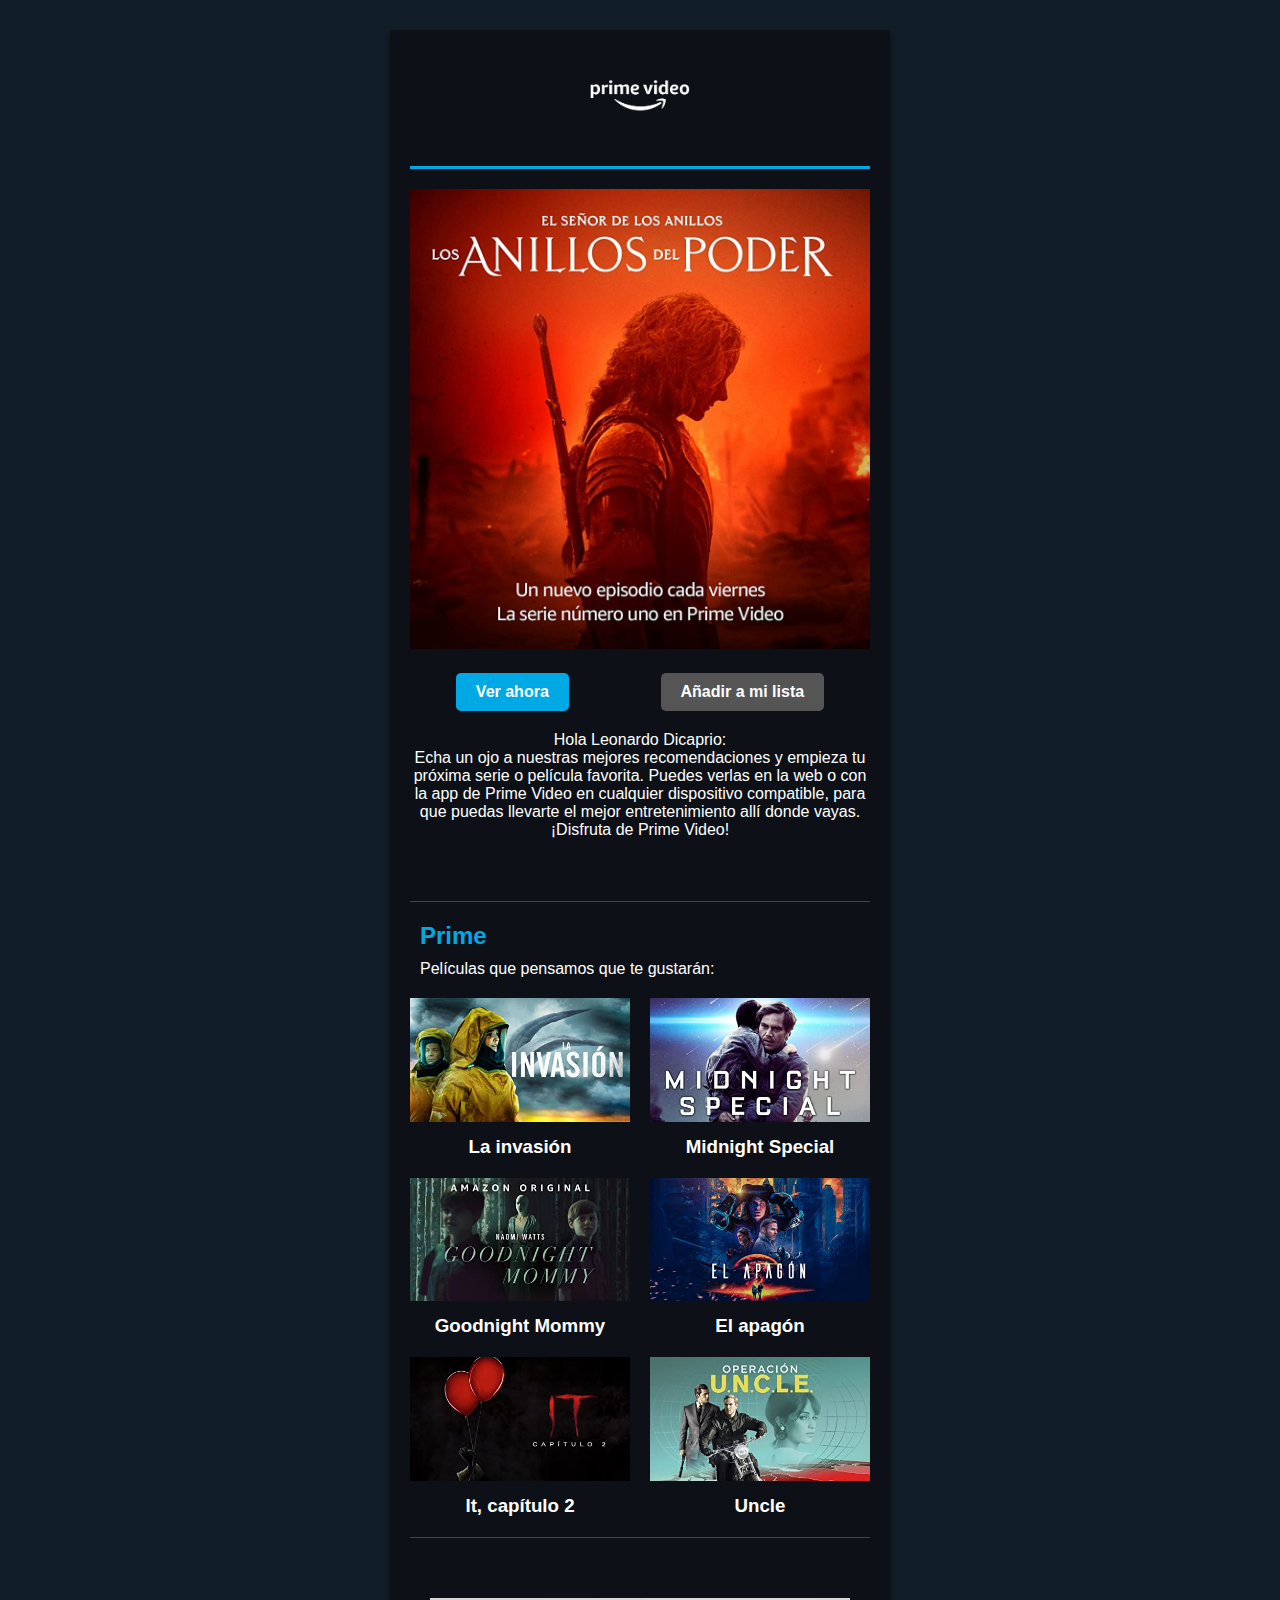
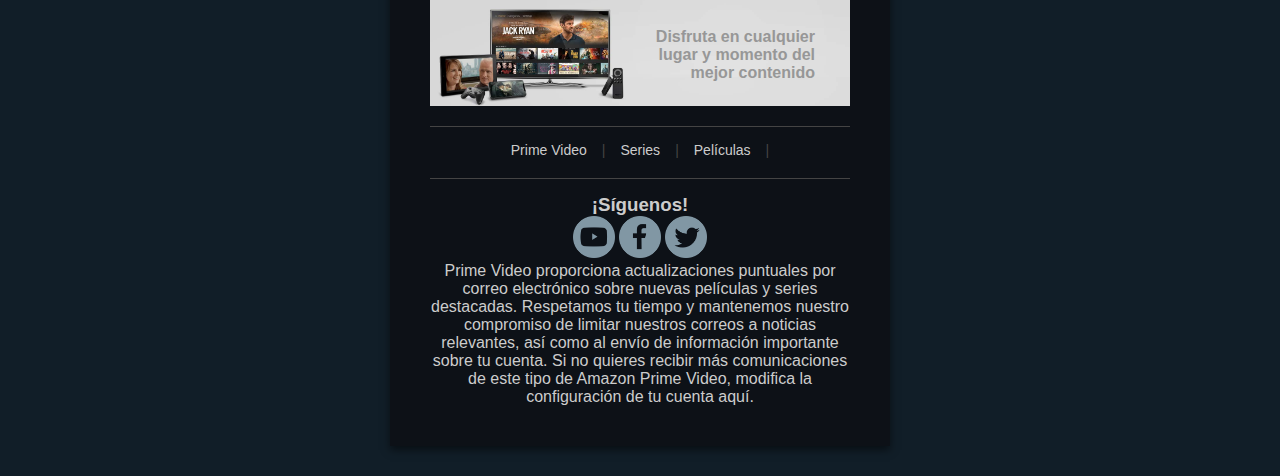
<file: The_Ring_Of_Powers copy.html>
<!DOCTYPE html>
<html lang="es">
  <head>
    <meta charset="UTF-8" />
    <meta name="viewport" content="width=device-width, initial-scale=1.0" />
    <title>Señor de los Anillos</title>
    <link
      rel="stylesheet"
      href="https://cdnjs.cloudflare.com/ajax/libs/font-awesome/6.0.0-beta3/css/all.min.css"
      integrity="sha384-k6RqeWeci5ZR/Lv4MR0sA0FfDOM3zk4fuGELz8FPj49AXVuvpviBbF0YS"
      crossorigin="anonymous"
    />
    <style>
      * {
        margin: 0;
        padding: 0;
        box-sizing: border-box;
      }

      body {
        font-family: Arial, sans-serif;
        background-color: #111e28;

        color: white;
        margin: 0;
        padding: 0;
      }

      .main-container {
        background-color: #0d1117;
        width: 500px;
        padding: 20px;
        margin: 30px auto;
        box-shadow: 0 4px 8px rgba(0, 0, 0, 0.5);
        overflow: auto;
      }

      .container {
        max-width: 900px;
        margin: 0 auto;
      }

      header {
        text-align: center;
        padding: 20px 0;
      }

      header img {
        width: 120px;
      }

      .image-container {
        position: relative;
      }

      .image-container img {
        width: 100%;
      }

      .buttons-container {
        display: flex;
        justify-content: space-around;
        margin: 20px 0;
      }

      .buttons-container a {
        padding: 10px 20px;
        text-align: center;
        text-decoration: none;
        color: white;
        border-radius: 5px;
        font-weight: bold;
        font-size: 16px;
      }

      .buttons-container .blue {
        background-color: #00a9e3;
      }

      .buttons-container .gray {
        background-color: #555;
      }

      hr.header {
        background-color: #00a9e3;
        height: 3px;

      }
      hr {
        border: none;
        height: 1px;
        background-color: #444;
        margin: 20px 0;
      }

      .section-title {
        color: #00a9e3;
        font-size: 24px;
        margin-bottom: 10px;
        padding-left: 10px;
      }

      .movie-gallery {
        display: grid;
        grid-template-columns: repeat(2, 1fr);
        gap: 20px;
      }

      .movie-item img {
        width: 100%;
      }

      .movie-item h3 {
        text-align: center;
        margin-top: 10px;
      }

      footer {
        padding: 20px;
        text-align: center;
        color: #ccc;
      }

      footer .divider {
        border: none;
        height: 1px;
        background-color: #444;
        margin: 15px 0;
      }

      footer nav {
        display: flex;
        justify-content: center;
        gap: 15px;
        margin-bottom: 20px;
        font-size: 14px;
      }

      footer nav a {
        text-decoration: none;
        color: #ccc;
        transition: color 0.3s;
      }

      footer nav a:hover {
        color: white;
      }

      footer nav a::after {
        content: "|";
        margin-left: 15px;
        color: #444;
      }

      .image-text-container {
        position: relative;
        margin: 20px auto;
      }

      .image-text-container img {
        width: 100%;
        display: block;
      }

      .floating-text-footer {
        position: absolute;
        top: 20px;
        right: 20px;
        color: #979797;
        padding: 10px 15px;
        font-size: 16px;
        font-weight: bold;
        text-align: right;
        width: 200px;
      }

      .bienvenida {
  justify-content: center;
  align-items: center; 
  text-align: center; 
  min-height: 150px; 
}

.social-icons img {
  width: 10%;
}
    </style>
  </head>
  <body>
    <div class="main-container">
      <div class="container">
        <header>
          <img src="img/Amazon/logo.png" alt="Logo de Amazon Prime" />
        </header>
        <hr class="header" />

        <div class="image-container">
          <img src="img/Amazon/portada.jpg" alt="Portada" />
        </div>

        <div class="buttons-container">
          <a href="#" class="blue">Ver ahora</a>
          <a href="#" class="gray">Añadir a mi lista</a>
        </div>

        <div class="bienvenida">
          <p>
            Hola Leonardo Dicaprio: 
            <p>Echa un ojo a nuestras mejores recomendaciones
              y empieza tu próxima serie o película favorita. Puedes verlas en la
              web o con la app de Prime Video en cualquier dispositivo compatible,
              para que puedas llevarte el mejor entretenimiento allí donde vayas.
              ¡Disfruta de Prime Video!</p>
          </p>
        </div>
        

        <hr />

        <h1 class="section-title">Prime</h1>
        <p style="margin-bottom: 20px; padding-left: 10px">
          Películas que pensamos que te gustarán:
        </p>

        <div class="movie-gallery">
          <div class="movie-item">
            <img src="img/Amazon/film-1.jpg" alt="Película 1" />
            <h3>La invasión</h3>
          </div>
          <div class="movie-item">
            <img src="img/Amazon/film-2.jpg" alt="Película 2" />
            <h3>Midnight Special</h3>
          </div>
          <div class="movie-item">
            <img src="img/Amazon/film-3.jpg" alt="Película 3" />
            <h3>Goodnight Mommy</h3>
          </div>
          <div class="movie-item">
            <img src="img/Amazon/film-4.jpg" alt="Película 4" />
            <h3>El apagón</h3>
          </div>
          <div class="movie-item">
            <img src="img/Amazon/film-5.jpg" alt="Película 5" />
            <h3>It, capítulo 2</h3>
          </div>
          <div class="movie-item">
            <img src="img/Amazon/film-6.jpg" alt="Película 6" />
            <h3>Uncle</h3>
          </div>
        </div>

        <hr />

        <footer>
          <div class="image-text-container">
            <img
              src="img/Amazon/watch.jpg"
              alt="Disfruta contenido en cualquier lugar"
            />
            <div class="floating-text-footer">
              Disfruta en cualquier lugar y momento del mejor contenido
            </div>
          </div>
          <hr class="divider" />
          <nav>
            <a href="#">Prime Video</a>
            <a href="#">Series</a>
            <a href="#">Películas</a>
          </nav>
          <hr class="divider" />

          <h3>¡Síguenos!</h3>

          <div class="social-icons">
            <img src="img/Amazon/youtube.png" alt="" />

            <img src="img/Amazon/facebook.png" alt="" />

            <img src="img/Amazon/twiter.png" alt="" />
          </div>
          <p>
            Prime Video proporciona actualizaciones puntuales por correo
            electrónico sobre nuevas películas y series destacadas. Respetamos
            tu tiempo y mantenemos nuestro compromiso de limitar nuestros
            correos a noticias relevantes, así como al envío de información
            importante sobre tu cuenta. Si no quieres recibir más comunicaciones
            de este tipo de Amazon Prime Video, modifica la configuración de tu
            cuenta aquí.
          </p>
        </footer>
      </div>
    </div>
  </body>
</html>
</file>
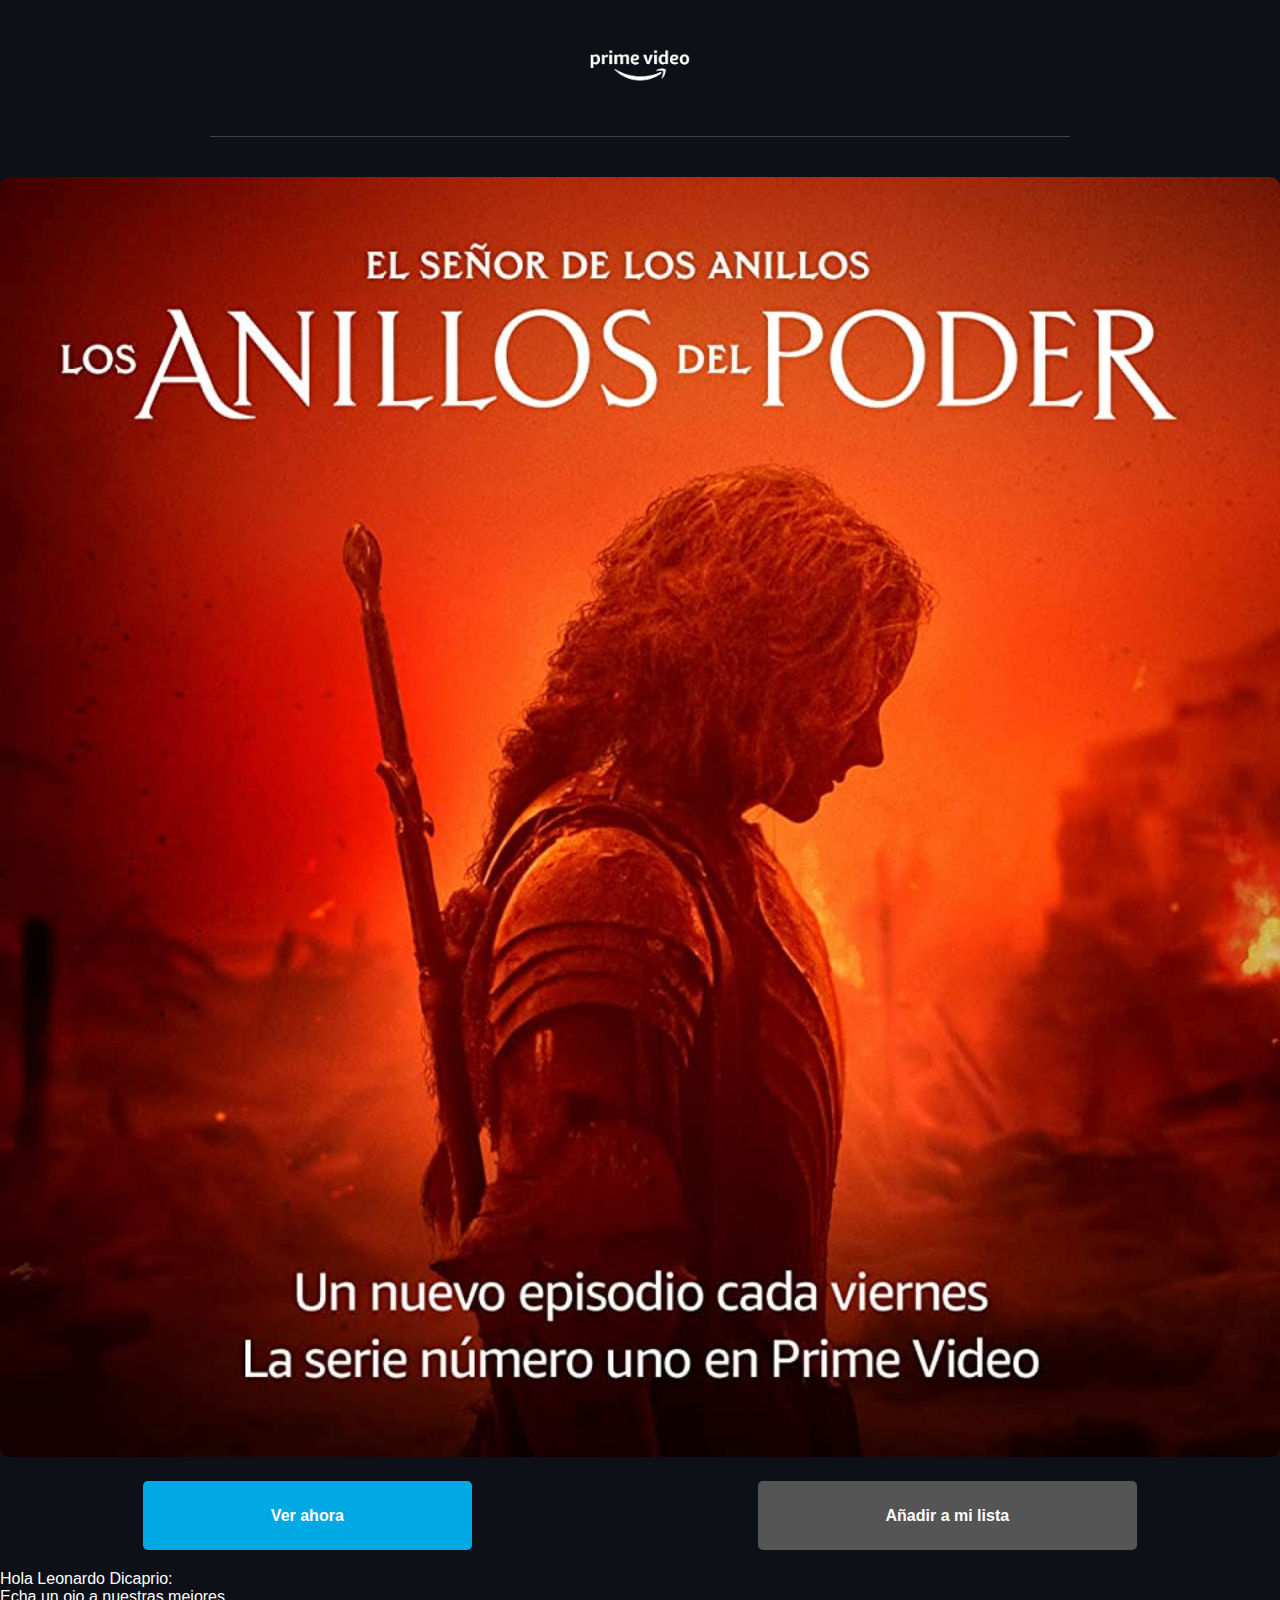
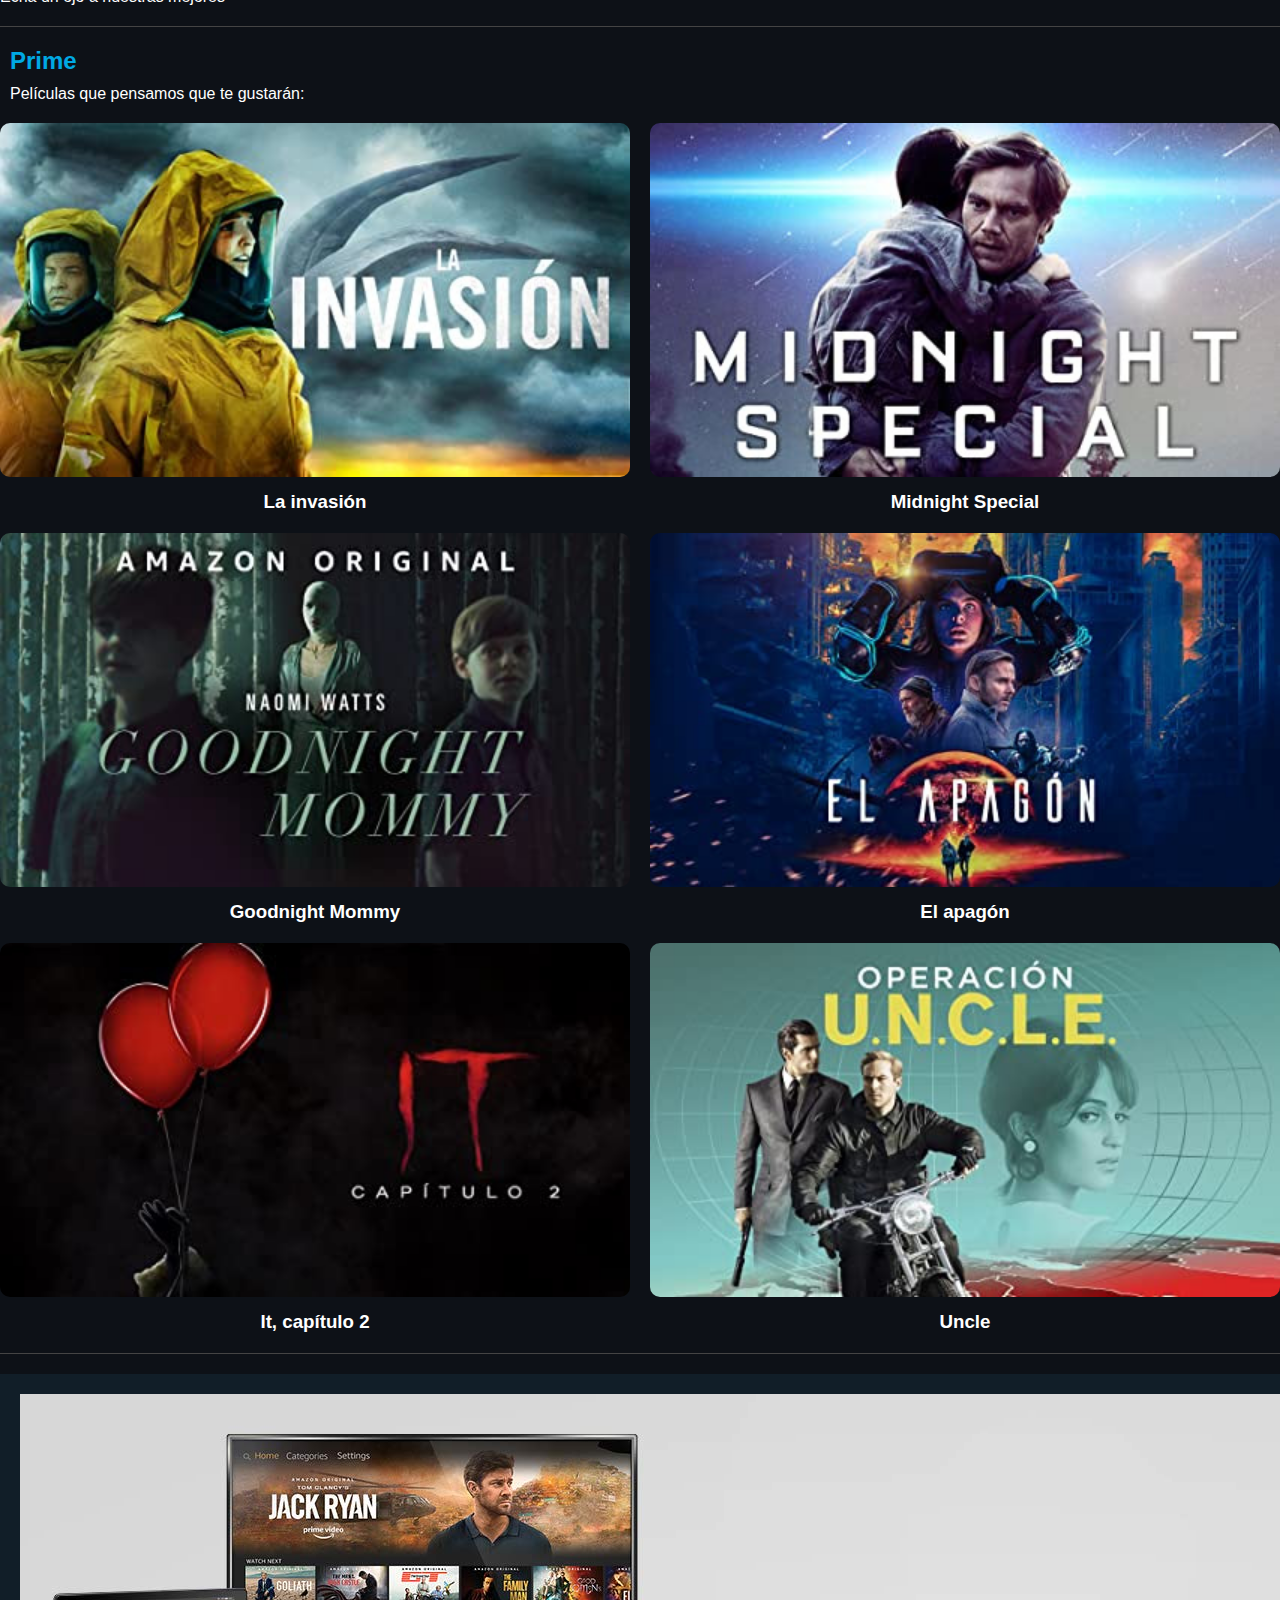
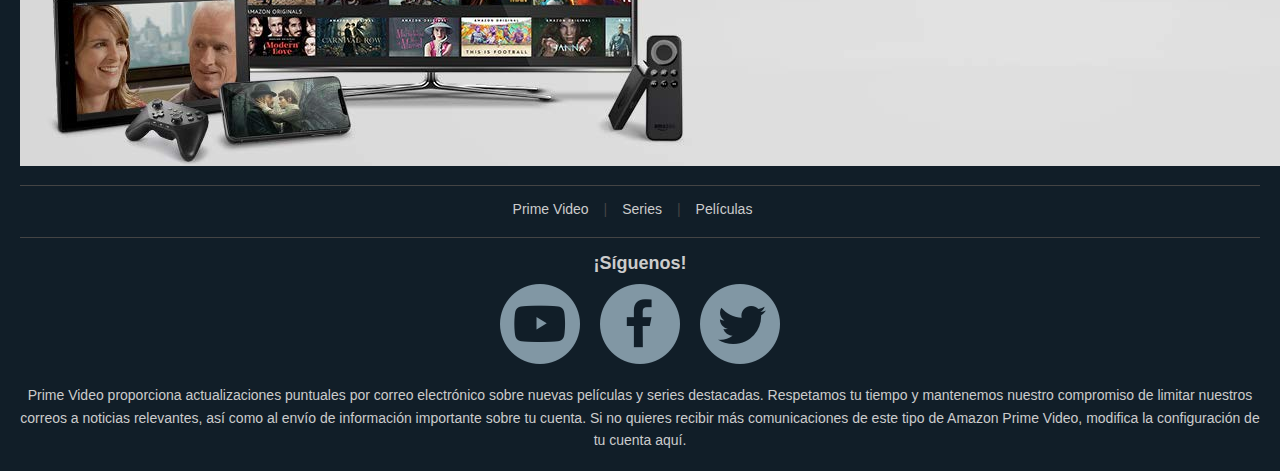
<file: The_Ring_Of_Powers.html>
<!DOCTYPE html>
<html lang="es">
  <head>
    <meta charset="UTF-8" />
    <meta name="viewport" content="width=device-width, initial-scale=1.0" />
    <title>Señor de los Anillos</title>
    <!-- Font Awesome para los iconos -->
    <link
      rel="stylesheet"
      href="https://cdnjs.cloudflare.com/ajax/libs/font-awesome/6.0.0-beta3/css/all.min.css"
      integrity="sha384-k6RqeWeci5ZR/Lv4MR0sA0FfDOM3zk4fuGELz8FPj49AXVuvpviBbF0YS"
      crossorigin="anonymous"
    />
    <style>
      /* Reseteo y estilos básicos */
      * {
        margin: 0;
        padding: 0;
        box-sizing: border-box;
      }

      body {
        font-family: Arial, sans-serif;
        background-color: #0d1117;
        color: white;
        margin: 0;
        padding: 0;
      }

      .container {
        max-width: 900px;
        margin: 0 auto;
        padding: 20px;
      }

      header {
        text-align: center;
        padding: 20px 0;
      }

      header img {
        width: 120px;
      }

      .image-container {
        position: relative;
      }

      .image-container img {
        width: 100%;
        border-radius: 10px;
      }

      .image-container .floating-text {
        position: absolute;
        top: 20px;
        right: 20px;
        background-color: rgba(0, 0, 0, 0.6);
        padding: 200px 15px;
        border-radius: 5px;
        font-size: 18px;
        font-weight: bold;
      }

      .intro-text {
        text-align: center;
        margin: 20px 0;
        font-size: 16px;
        color: #ccc;
      }

      .buttons-container {
        display: flex;
        justify-content: space-around;
        margin: 20px 0;
      }

      .buttons-container a {
        padding: 2% 10%;
        text-align: center;
        text-decoration: none;
        color: white;
        border-radius: 5px;
        font-weight: bold;
        font-size: 16px;
      }

      .buttons-container .blue {
        background-color: #00a9e3;
      }

      .buttons-container .gray {
        background-color: #555;
      }

      hr {
        border: none;
        height: 1px;
        background-color: #444;
        margin: 20px 0;
      }

      .section-title {
        color: #00a9e3;
        font-size: 24px;
        margin-bottom: 10px;
        padding-left: 10px;
      }

      .movie-gallery {
        display: grid;
        grid-template-columns: repeat(2, 1fr);
        gap: 20px;
      }

      .movie-item img {
        width: 100%;
        border-radius: 10px;
      }

      .movie-item h3 {
        text-align: center;
        margin-top: 10px;
      }

      footer {
        background-color: #111e28;
        padding: 20px;
        text-align: center;
        color: #ccc;
      }

      footer .divider {
        border: none;
        height: 1px;
        background-color: #444;
        margin: 15px 0;
      }

      footer h3 {
        margin-bottom: 10px;
        font-size: 18px;
      }

      footer .social-icons {
        display: flex;
        justify-content: center;
        gap: 20px;
        margin-bottom: 20px;
      }

      footer .social-icons a {
        color: white;
        font-size: 24px;
        text-decoration: none;
      }

      footer nav {
        display: flex;
        justify-content: center;
        gap: 15px;
        margin-bottom: 20px;
        font-size: 14px;
      }

      footer nav a {
        text-decoration: none;
        color: #ccc;
        transition: color 0.3s;
      }

      footer nav a:hover {
        color: white;
      }

      footer nav a::after {
        content: "|";
        margin-left: 15px;
        color: #444;
      }

      footer nav a:last-child::after {
        content: "";
      }

      footer p {
        font-size: 14px;
        line-height: 1.6;
        margin-top: 10px;
      }
    </style>
  </head>
  <body>
    <div class="container">
      <!-- Header -->
      <header>
        <img src="img/Amazon/logo.png" alt="Logo de Amazon Prime" />
      </header>

<hr cla>    
      </div>

      <!-- Portada -->
      <div class="image-container">
        <img src="img/Amazon/portada.jpg" alt="Portada" />
       
      </div>

      <!-- Botones -->
      <div class="buttons-container">
        <a href="#" class="blue">Ver ahora</a>
        <a href="#" class="gray">Añadir a mi lista</a>
      </div>
      <p>Hola Leonardo Dicaprio:</p>
      <p>Echa un ojo a nuestras mejores</p>

      <hr />

      <!-- Galería de películas -->
      <div>
        <h1 class="section-title">Prime</h1>
        <p style="margin-bottom: 20px; padding-left: 10px;">
          Películas que pensamos que te gustarán:
        </p>

        <div class="movie-gallery">
          <div class="movie-item">
            <img src="img/Amazon/film-1.jpg" alt="Película 1" />
            <h3>La invasión</h3>
          </div>
          <div class="movie-item">
            <img src="img/Amazon/film-2.jpg" alt="Película 2" />
            <h3>Midnight Special</h3>
          </div>
          <div class="movie-item">
            <img src="img/Amazon/film-3.jpg" alt="Película 3" />
            <h3>Goodnight Mommy</h3>
          </div>
          <div class="movie-item">
            <img src="img/Amazon/film-4.jpg" alt="Película 4" />
            <h3>El apagón</h3>
          </div>
          <div class="movie-item">
            <img src="img/Amazon/film-5.jpg" alt="Película 5" />
            <h3>It, capítulo 2</h3>
          </div>
          <div class="movie-item">
            <img src="img/Amazon/film-6.jpg" alt="Película 6" />
            <h3>Uncle</h3>
          </div>
        </div>
      </div>

      <hr />

      <!-- Footer -->
      <footer>
      
        <img src="img/Amazon/watch.jpg" alt="">
        <hr class="divider" />
        <nav>
          <a href="#">Prime Video</a>
          <a href="#">Series</a>
          <a href="#">Películas</a>
        </nav>
        <hr class="divider" />
        <h3>¡Síguenos!</h3>
       

        <div class="social-icons">
          <img src="img/Amazon/youtube.png" alt="">

          <img src="img/Amazon/facebook.png" alt="">
  
          <img src="img/Amazon/twiter.png" alt="">
        </div>
        <p>
          Prime Video proporciona actualizaciones puntuales por correo
          electrónico sobre nuevas películas y series destacadas. Respetamos tu
          tiempo y mantenemos nuestro compromiso de limitar nuestros correos a
          noticias relevantes, así como al envío de información importante sobre
          tu cuenta. Si no quieres recibir más comunicaciones de este tipo de
          Amazon Prime Video, modifica la configuración de tu cuenta aquí.
        </p>
      </footer>
    </div>
  </body>
</html>
</file>
<file: css/2-Card_Paisajes.css>
body {
  display: flex;
  justify-content: center;
  align-items: center;
  height: 100vh;
  margin: 0;
}

.card {
  box-shadow: 0 4px 8px 0 rgba(0, 0, 0, 0.2);
  transition: 0.3s;
  width: 40%;
}

.card:hover {
  box-shadow: 0 8px 16px 0 rgba(0, 0, 0, 0.2);
}

.container {
  padding: 2px 16px;
  text-align: center;
}
</file>
<file: css/3-Card_Christmas_Tree.css>
@import url("https://fonts.googleapis.com/css2?family=Spectral:wght@300;600&display=swap");

h1 {
  font-family: "Neue Haas Grotesk Display Pro", sans-serif;
  color: #344055;
  text-align: left;
  margin: 0;
  padding: 0;
  font-size: 19px;
  transform: scaleY(2);
  font-weight: 800;
  width: 100%;
}

body {
  display: flex;
  justify-content: center;
  align-items: center;
  height: 100vh;
  margin: 0;
  background-color: #fde9d5;
}

.card {
  display: flex;
  box-shadow: 0 40px 20px 0 rgba(0, 0, 0, 0.2);

  transition: 0.3s;
  width: 700px;
  height: 350px;
  font-family: "Spectral", serif;
  font-weight: bold;
  background-color: white;
  font-size: 16px;
  border-radius: 8px;
}

.card img {
  width: 50%;
  height: 100%;
  border-radius: 8px;
}

.container {
  display: flex;
  flex-direction: column;
  justify-content: center;
  align-items: center;
  padding: 10px;
  text-align: center;
  width: 50%;
  margin-top: 20px;
}

.contedor-estrellas {
  display: flex;
  align-items: center;
  justify-content: flex-start;
  width: 100%;
  padding: 10px;
  padding-left: 43px;
}

i {
  color: #ffd700;
  padding: 1px;
}

.botton {
  background-color: #809fff;
  border: none;
  display: inline-block;
  border-radius: 8px;
  padding: 12px;
  display: flex;
  justify-content: center;
  align-items: center;
  margin: auto;
}

a {
  text-decoration: none;
  color: aliceblue;
}

p {
  color: #7d7d7d;
  margin: 0;
  width: 100%;
  text-align: center;
}

.coma {
  font-family: arial;
}

.estrellas {
  margin-left: 17px;
  margin-top: 7px;
}
</file>
<file: css/4-Marvel_promo_film.css>
@import url('https://fonts.googleapis.com/css2?family=Open+Sans:ital,wght@0,300..800;1,300..800&family=Spectral:wght@300;600&display=swap');


body {
    background-color: #cecfd3;
    color: white;
    font-size: 2rem;
}

header , main , section  {
    justify-content: center;
    align-items: center;
    text-align: center; 
    background-color: black;

}

h1 {
    color:yellow;

}

footer {
    color: black;
    justify-content: center;
    align-items: center;
}

button  {
    background-color: #951c23;
    border:#c69359 solid 0.3rem;
    color: white;
    text-transform: uppercase;
    padding: 6px;
    margin: 10px;
    width: 50%;
    font-weight: bold;
    font-size: 2rem;
}

.separation {
    padding: 20px;

}

h2 {
    text-transform: uppercase;
    font-family: "Open Sans", sans-serif;
    font-size: 3rem;
    font-weight: 800;

}

#logos img  {
    margin-top: 20px;
}


h3 {
    font-family: Arial, Helvetica, sans-serif;
}

.logos {
    height: 4rem;
    padding-bottom: 2rem;
}
</file>
<file: css/6-The_Ring_Of_Powers.css>
* {
  margin: 0;
  padding: 0;
  box-sizing: border-box;
}

body {
  font-family: Arial, sans-serif;
  background-color: #111e28;

  color: white;
  margin: 0;
  padding: 0;
}

.main-container {
  background-color: #0d1117;
  width: 500px;
  padding: 20px;
  margin: 30px auto;
  box-shadow: 0 4px 8px rgba(0, 0, 0, 0.5);
  overflow: auto;
}

.container {
  max-width: 900px;
  margin: 0 auto;
}

header {
  text-align: center;
  padding: 20px 0;
}

header img {
  width: 120px;
}

.image-container {
  position: relative;
}

.image-container img {
  width: 100%;
}

.buttons-container {
  display: flex;
  justify-content: space-around;
  margin: 20px 0;
}

.buttons-container a {
  padding: 10px 20px;
  text-align: center;
  text-decoration: none;
  color: white;
  border-radius: 5px;
  font-weight: bold;
  font-size: 16px;
}

.buttons-container .blue {
  background-color: #00a9e3;
}

.buttons-container .gray {
  background-color: #555;
}

hr.header {
  background-color: #00a9e3;
  height: 3px;
}
hr {
  border: none;
  height: 1px;
  background-color: #444;
  margin: 20px 0;
}

.section-title {
  color: #00a9e3;
  font-size: 24px;
  margin-bottom: 10px;
  padding-left: 10px;
}

.movie-gallery {
  display: grid;
  grid-template-columns: repeat(2, 1fr);
  gap: 20px;
}

.movie-item img {
  width: 100%;
}

.movie-item h3 {
  text-align: center;
  margin-top: 10px;
}

footer {
  padding: 20px;
  text-align: center;
  color: #ccc;
}

footer .divider {
  border: none;
  height: 1px;
  background-color: #444;
  margin: 15px 0;
}

footer nav {
  display: flex;
  justify-content: center;
  gap: 15px;
  margin-bottom: 20px;
  font-size: 14px;
}

footer nav a {
  text-decoration: none;
  color: #ccc;
  transition: color 0.3s;
}

footer nav a:hover {
  color: white;
}

footer nav a::after {
  content: "|";
  margin-left: 15px;
  color: #444;
}

.image-text-container {
  position: relative;
  margin: 20px auto;
}

.image-text-container img {
  width: 100%;
  display: block;
}

.floating-text-footer {
  position: absolute;
  top: 20px;
  right: 20px;
  color: #979797;
  padding: 10px 15px;
  font-size: 16px;
  font-weight: bold;
  text-align: right;
  width: 200px;
}

.bienvenida {
  justify-content: center;
  align-items: center;
  text-align: center;
  min-height: 150px;
}

.social-icons img {
  width: 10%;
}
</file>
<file: css/styles.css>
@import url('https://fonts.googleapis.com/css2?family=Open+Sans:ital,wght@0,300..800;1,300..800&family=Spectral:wght@300;600&display=swap');


body {
    background-color: #cecfd3;
    color: white;
    font-size: 2rem;
}

header , main , section  {
    justify-content: center;
    align-items: center;
    text-align: center; 
    background-color: black;

}

h1 {
    color:yellow;

}

footer {
    color: black;
    justify-content: center;
    align-items: center;
}

button  {
    background-color: #951c23;
    border:#c69359 solid 0.3rem;
    color: white;
    text-transform: uppercase;
    padding: 6px;
    margin: 10px;
    width: 50%;
    font-weight: bold;
    font-size: 2rem;
}

.separation {
    padding: 20px;

}

h2 {
    text-transform: uppercase;
    font-family: "Open Sans", sans-serif;
    font-size: 3rem;
    font-weight: 800;

}

#logos img  {
    margin-top: 20px;
}


h3 {
    font-family: Arial, Helvetica, sans-serif;
}

.logos {
    height: 4rem;
    padding-bottom: 2rem;
}
</file>
